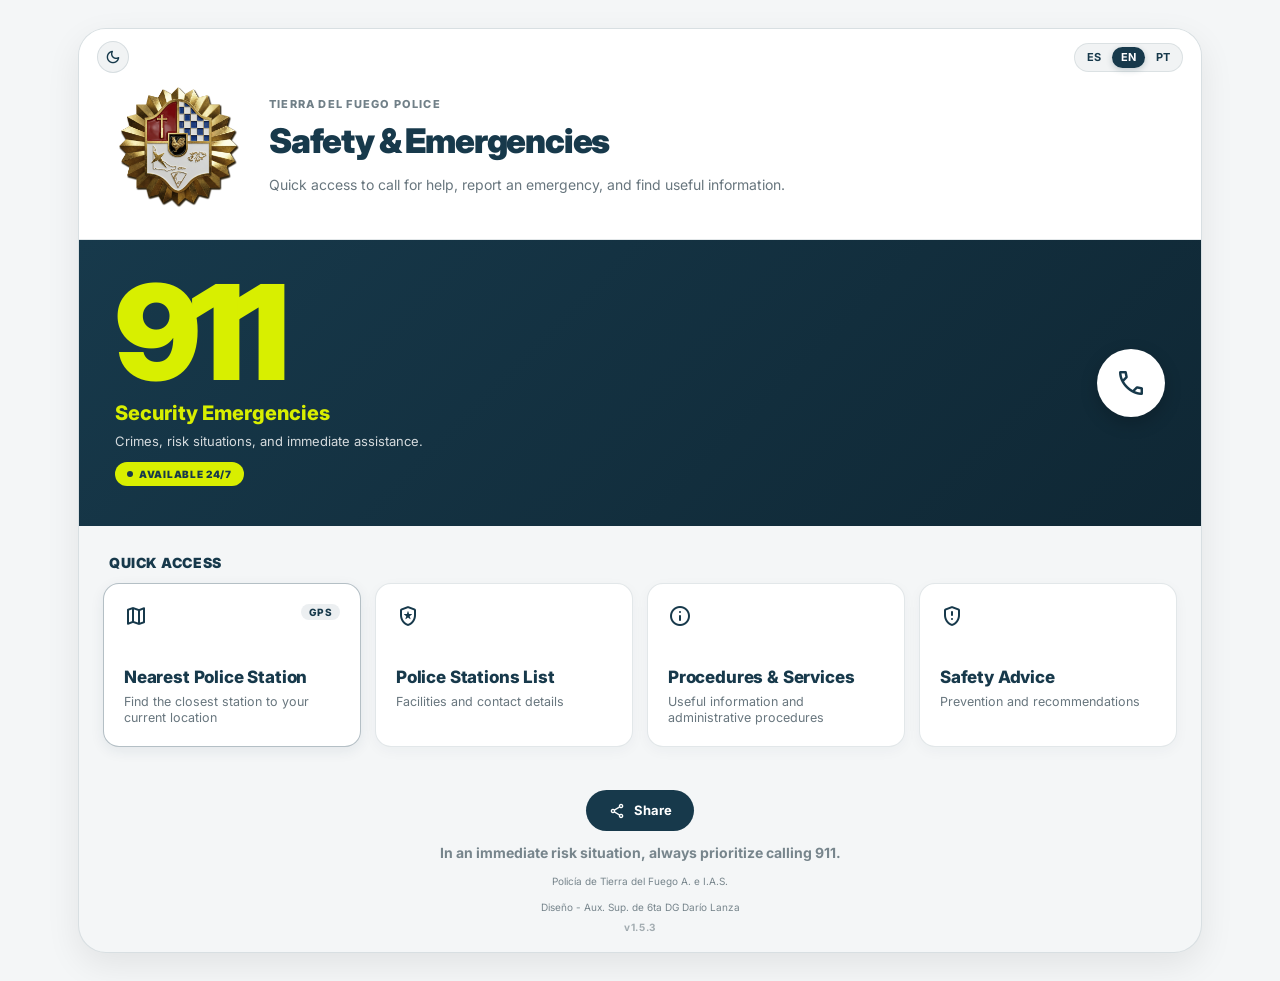
<file: index.html>
<!DOCTYPE html>
<html lang="es">

<head>
  <!-- Google tag (gtag.js) -->
  <script async src="https://www.googletagmanager.com/gtag/js?id=G-6JCQ4YMV0M"></script>
  <script>
    window.dataLayer = window.dataLayer || [];
    function gtag(){dataLayer.push(arguments);}
    gtag('js', new Date());
    gtag('config', 'G-6JCQ4YMV0M');
  </script>
  <meta charset="UTF-8">
  <meta name="viewport" content="width=device-width, initial-scale=1.0">
  <meta name="description"
    content="Panel de Seguridad y Emergencias de la Policía de Tierra del Fuego. Acceso rápido e información de emergencia 24hs.">
  <title>Seguridad y Emergencias - Policía de Tierra del Fuego</title>

  <!-- CSS Propio e Independiente -->
  <link rel="stylesheet" href="css/styles.css">
  <script src="js/i18n.js"></script>
  <script src="js/pwa.js" defer></script>

  <!-- OneSignal Web Push SDK (DESHABILITADO: para reactivar, quitar este comentario y el de cierre más abajo)
  <script src="https://cdn.onesignal.com/sdks/web/v16/OneSignalSDK.page.js" defer></script>
  <script>
    window.OneSignalDeferred = window.OneSignalDeferred || [];
    OneSignalDeferred.push(async function(OneSignal) {
      await OneSignal.init({
        appId: "32b9d472-eacb-4035-aed8-5e584d42ac39",
        safari_web_id: "web.onesignal.auto.62a04992-e924-4258-8064-560c4d6dc347",
        notifyButton: {
          enable: true,
          text: {
            'tip.state.unsubscribed': 'Suscribite para recibir alertas',
            'tip.state.subscribed': 'Estás suscripto a las alertas',
            'tip.state.blocked': 'Bloqueaste las notificaciones',
            'message.prenotify': 'Click para suscribirte a las alertas',
            'message.action.subscribed': '¡Gracias por suscribirte!',
            'message.action.resubscribed': 'Estás suscripto a las alertas',
            'message.action.unsubscribed': 'No recibirás más alertas',
            'dialog.main.title': 'Administrar alertas',
            'dialog.main.button.subscribe': 'SUSCRIBIRME',
            'dialog.main.button.unsubscribe': 'DESUSCRIBIRME',
            'dialog.blocked.title': 'Desbloquear notificaciones',
            'dialog.blocked.message': 'Seguí estas instrucciones para permitir las notificaciones:'
          }
        },
        promptOptions: {
          slidedown: {
            prompts: [
              {
                type: "push",
                autoPrompt: false,
                text: {
                  actionMessage: "Policía de Tierra del Fuego: ¿querés recibir alertas y avisos de seguridad importantes?",
                  acceptButton: "Permitir",
                  cancelButton: "Más tarde"
                }
              }
            ]
          }
        },
      });

      // Sugerir suscripción automáticamente tras una breve pausa
      setTimeout(async function() {
        try {
          await OneSignal.Slidedown.promptPush();
        } catch (err) {
          console.debug("OneSignal promptPush error:", err);
        }
      }, 2500);
    });
  </script>
  FIN OneSignal -->
  <link rel="stylesheet" href="https://fonts.googleapis.com/css2?family=Material+Symbols+Rounded:opsz,wght,FILL,GRAD@24,400,1,0&display=swap">
</head>

<body>

  <!-- PANEL DE SEGURIDAD / EMERGENCIAS (Subpágina Modular) -->
  <section class="pdtf-safety" aria-label="Panel de seguridad y emergencias">
    <div class="pdtf-panel">

      <!-- Barra superior: Modo Oscuro + Selector de Idiomas -->
      <div class="pdtf-topbar">
        <button type="button" id="pdtf-theme-toggle" class="pdtf-theme-btn" aria-label="Alternar modo oscuro" title="Modo oscuro / claro">
          <span class="material-symbols-rounded" aria-hidden="true">dark_mode</span>
        </button>
        <div class="pdtf-lang-selector" role="group" aria-label="Seleccionar idioma / Select language">
          <button type="button" class="pdtf-lang-btn is-active" data-lang="es" aria-label="Español">ES</button>
          <button type="button" class="pdtf-lang-btn" data-lang="en" aria-label="English">EN</button>
          <button type="button" class="pdtf-lang-btn" data-lang="pt" aria-label="Português">PT</button>
        </div>
      </div>

      <!-- Encabezado del Panel -->
      <header class="pdtf-header pdtf-header--home">
        <!-- Logo institucional (ubicado en carpeta de imágenes) -->
        <a href="https://policia.tierradelfuego.gob.ar" aria-label="Sitio web de la Policía de Tierra del Fuego">
          <img src="images/Escudo oro.png" alt="Escudo Policía TDF" class="pdtf-header__logo">
        </a>
        <p class="pdtf-kicker" data-i18n="kicker">Policía de Tierra del Fuego</p>
        <h1 class="pdtf-title" data-i18n="home_title">Seguridad y emergencias</h1>
        <p class="pdtf-intro" data-i18n="home_intro">Accesos rápidos para pedir ayuda, comunicar una emergencia y encontrar información útil.
        </p>
      </header>

      <!-- Botón Principal 911 (Llamada telefónica directa) -->
<a
  class="pdtf-911"
  href="tel:911"
  aria-label="Llamar al 911"
  data-i18n-attr="aria-label:call_911_aria"
  onclick="try {
    if (typeof gtag === 'function') {
      gtag('event', 'clic_llamar_911', {
        boton: 'principal_911',
        transport_type: 'beacon'
      });
    }
  } catch (e) {}"
>
  <div>
    <span class="pdtf-911__number">911</span>
    <span class="pdtf-911__title" data-i18n="emergency_title">Emergencias de seguridad</span>
    <span class="pdtf-911__desc" data-i18n="emergency_desc">
      Delitos, situaciones de riesgo y auxilio inmediato.
    </span>
    <span class="pdtf-911__badge" data-i18n="emergency_badge">DISPONIBLE 24 H</span>
  </div>

  <span class="pdtf-911__call" title="Llamar al 911" data-i18n-attr="title:call_911_aria">
    <span class="material-symbols-rounded" aria-hidden="true">call</span>
  </span>
</a>

      <!-- Sección de Accesos Rápidos (Redirección a Subpáginas HTML) -->
      <section class="pdtf-tools">
        <h2 class="pdtf-section-title" data-i18n="quick_access_title">Accesos rápidos</h2>
        <div class="pdtf-tool-grid">

          <!-- Botón 1: Comisaría más cercana -->
          <a class="pdtf-tool pdtf-tool--featured" href="mapa.html">
            <div class="pdtf-tool__header">
              <span class="material-symbols-rounded pdtf-tool__icon" aria-hidden="true">map</span>
              <span class="pdtf-tool__badge" data-i18n="badge_gps">GPS</span>
            </div>
            <span>
              <span class="pdtf-tool__title" data-i18n="tool_nearest_title">Comisaría más cercana</span>
              <span class="pdtf-tool__desc" data-i18n="tool_nearest_desc">Encontrá la más cercana a tu ubicación actual</span>
            </span>
          </a>

          <!-- Botón 2: Listado de comisarías -->
          <a class="pdtf-tool" href="comisarias/comisarias.html">
            <span class="material-symbols-rounded pdtf-tool__icon" aria-hidden="true">local_police</span>
            <span>
              <span class="pdtf-tool__title" data-i18n="tool_stations_title">Listado de comisarías</span>
              <span class="pdtf-tool__desc" data-i18n="tool_stations_desc">Dependencias y contactos</span>
            </span>
          </a>

          <!-- Botón 3: Trámites y servicios -->
          <a class="pdtf-tool" href="https://policia.tierradelfuego.gob.ar/tramites_y_servicios/">
            <span class="material-symbols-rounded pdtf-tool__icon" aria-hidden="true">info</span>
            <span>
              <span class="pdtf-tool__title" data-i18n="tool_services_title">Trámites y servicios</span>
              <span class="pdtf-tool__desc" data-i18n="tool_services_desc">Información útil y gestiones</span>
            </span>
          </a>

          <!-- Botón 4: Consejos de seguridad -->
          <a class="pdtf-tool" href="consejos.html">
            <span class="material-symbols-rounded pdtf-tool__icon" aria-hidden="true">gpp_maybe</span>
            <span>
              <span class="pdtf-tool__title" data-i18n="tool_safety_title">Consejos de seguridad</span>
              <span class="pdtf-tool__desc" data-i18n="tool_safety_desc">Prevención y recomendaciones</span>
            </span>
          </a>

        </div>
      </section>

      <!-- Pie de página del panel -->
      <footer class="pdtf-footer">
        <button type="button" id="pdtf-share-btn" class="pdtf-share-btn">
          <span class="material-symbols-rounded" aria-hidden="true">share</span>
          <span data-i18n="share_btn">Compartir</span>
        </button>
        <p data-i18n="footer_home">En una situación de riesgo inmediato, priorizá siempre la llamada al 911.</p>
        <p>Policía de Tierra del Fuego A. e I.A.S.</p>
        <p>Diseño - Aux. Sup. de 6ta DG Darío Lanza</p>
        <p class="pdtf-version" id="pdtf-app-version">v1.5.3</p>
      </footer>
    </div>
  </section>

  <!-- Modal de compartir (alternativa cuando no hay menú nativo) -->
  <div id="pdtf-share-modal" class="pdtf-share-modal" hidden>
    <div class="pdtf-share-modal__box" role="dialog" aria-modal="true" aria-label="Compartir" data-i18n-attr="aria-label:share_modal_title">
      <h2 class="pdtf-share-modal__title" data-i18n="share_modal_title">Compartir</h2>
      <div class="pdtf-share-modal__links">
        <a id="share-wa" target="_blank" rel="noopener">WhatsApp</a>
        <a id="share-tg" target="_blank" rel="noopener">Telegram</a>
        <a id="share-fb" target="_blank" rel="noopener">Facebook</a>
        <a id="share-x" target="_blank" rel="noopener">X</a>
        <a id="share-mail" data-i18n="share_mail">Correo</a>
      </div>
      <div class="pdtf-share-modal__copy">
        <input id="share-url" type="text" readonly>
        <button type="button" id="share-copy" data-i18n="share_copy">Copiar</button>
      </div>
      <button type="button" id="share-close" class="pdtf-share-modal__close" data-i18n="share_close">Cerrar</button>
    </div>
  </div>

  <script>
    (function () {
      var URL_SHARE = 'https://policiatierradelfuego.github.io/sos/';
      var btn = document.getElementById('pdtf-share-btn');
      var modal = document.getElementById('pdtf-share-modal');
      var input = document.getElementById('share-url');
      var copyBtn = document.getElementById('share-copy');

      input.value = URL_SHARE;

      function updateShareLinks() {
        var t = window.PDTF_i18n ? window.PDTF_i18n.t('share_msg_text') : 'Panel de emergencias de la Policía de Tierra del Fuego: ';
        var title = window.PDTF_i18n ? window.PDTF_i18n.t('page_title_home') : 'Seguridad y Emergencias - Policía de Tierra del Fuego';
        var encUrl = encodeURIComponent(URL_SHARE);
        var encText = encodeURIComponent(t);

        document.getElementById('share-wa').href = 'https://wa.me/?text=' + encText + encUrl;
        document.getElementById('share-tg').href = 'https://t.me/share/url?url=' + encUrl + '&text=' + encText;
        document.getElementById('share-fb').href = 'https://www.facebook.com/sharer/sharer.php?u=' + encUrl;
        document.getElementById('share-x').href = 'https://twitter.com/intent/tweet?url=' + encUrl + '&text=' + encText;
        document.getElementById('share-mail').href = 'mailto:?subject=' + encodeURIComponent(title) + '&body=' + encText + encUrl;
      }

      updateShareLinks();
      window.addEventListener('pdtf:languagechange', updateShareLinks);

      function track() {
        try { if (typeof gtag === 'function') gtag('event', 'share', { method: 'boton_compartir', content_type: 'pagina', item_id: URL_SHARE }); } catch (e) {}
      }
      function closeModal() { modal.hidden = true; }

      btn.addEventListener('click', function () {
        track();
        var title = window.PDTF_i18n ? window.PDTF_i18n.t('page_title_home') : 'Seguridad y Emergencias';
        var text = window.PDTF_i18n ? window.PDTF_i18n.t('share_msg_text') : '';
        if (navigator.share) {
          navigator.share({ title: title, text: text, url: URL_SHARE }).catch(function () {});
        } else {
          modal.hidden = false;
        }
      });

      copyBtn.addEventListener('click', function () {
        function ok() {
          var copiedTxt = window.PDTF_i18n ? window.PDTF_i18n.t('share_copied') : '¡Copiado!';
          var copyTxt = window.PDTF_i18n ? window.PDTF_i18n.t('share_copy') : 'Copiar';
          copyBtn.textContent = copiedTxt;
          setTimeout(function () { copyBtn.textContent = copyTxt; }, 2000);
        }
        if (navigator.clipboard && window.isSecureContext) {
          navigator.clipboard.writeText(URL_SHARE).then(ok);
        } else {
          input.select();
          try { document.execCommand('copy'); ok(); } catch (e) {}
        }
      });
      document.getElementById('share-close').addEventListener('click', closeModal);
      modal.addEventListener('click', function (e) { if (e.target === modal) closeModal(); });
      document.addEventListener('keydown', function (e) { if (e.key === 'Escape') closeModal(); });
    })();
  </script>

  <!-- Script JS modular opcional -->
  <script src="js/main.js"></script>
</body>

</html>
</file>
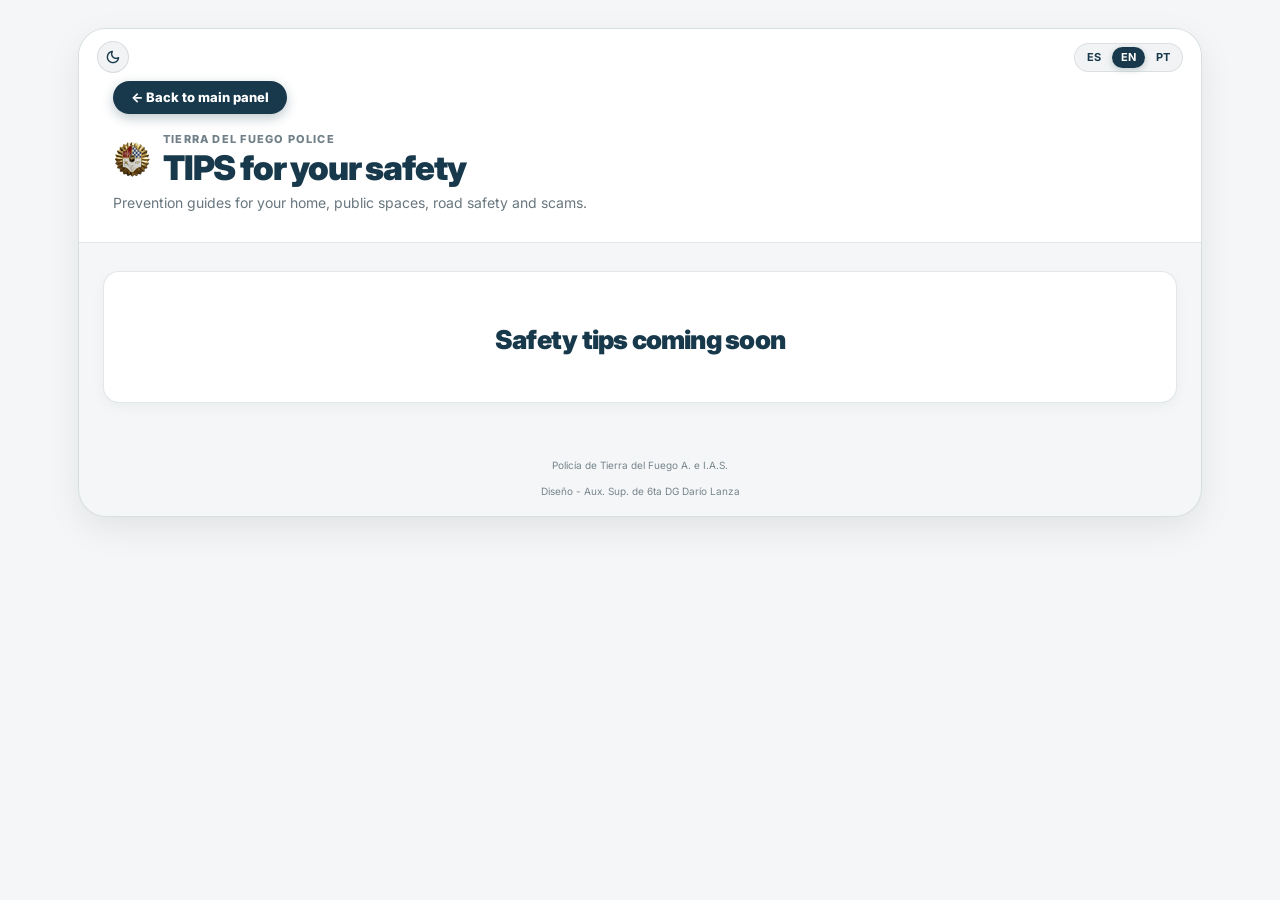
<file: consejos.html>
<!doctype html>
<html lang="es">

<head>
  <!-- Google tag (gtag.js) -->
  <script async src="https://www.googletagmanager.com/gtag/js?id=G-6JCQ4YMV0M"></script>
  <script>
    window.dataLayer = window.dataLayer || [];
    function gtag(){dataLayer.push(arguments);}
    gtag('js', new Date());
    gtag('config', 'G-6JCQ4YMV0M');
  </script>
  <meta charset="utf-8">
  <meta name="viewport" content="width=device-width,initial-scale=1">
  <title data-i18n="page_title_tips">Consejos de seguridad - Policía de Tierra del Fuego</title>
  <meta name="description"
    content="Guías de prevención para estafas, seguridad en el hogar, vía pública, compras y operaciones bancarias, menores en internet y seguridad vial.">
  <link rel="stylesheet" href="css/styles.css">
  <script src="js/i18n.js"></script>
  <script src="js/i18n-consejos.js"></script>
<script src="js/pwa.js" defer></script><script src="js/main.js" defer></script><link rel="stylesheet" href="https://fonts.googleapis.com/css2?family=Material+Symbols+Rounded:opsz,wght,FILL,GRAD@24,400,1,0&display=swap">
  <style>
    .tips-category {
      margin-top: 2.25rem;
    }
    .tips-category__title {
      font-size: 1.15rem;
      font-weight: 700;
      letter-spacing: 0.03em;
      text-transform: uppercase;
      margin: 0 0 1rem;
      padding-bottom: 0.5rem;
      border-bottom: 2px solid currentColor;
      opacity: 0.9;
    }
    .tips-nav--grouped {
      display: flex;
      flex-direction: column;
      gap: 0.75rem;
    }
    .tips-nav__group {
      display: flex;
      flex-wrap: wrap;
      align-items: center;
      gap: 0.5rem;
    }
    .tips-nav__label {
      font-size: 0.78rem;
      font-weight: 700;
      text-transform: uppercase;
      letter-spacing: 0.04em;
      opacity: 0.75;
      margin-right: 0.25rem;
    }
  </style>
</head>

<body>
  <section class="pdtf-safety">
    <div class="pdtf-panel">
      <div class="pdtf-topbar">
        <button type="button" id="pdtf-theme-toggle" class="pdtf-theme-btn" aria-label="Alternar modo oscuro" title="Modo oscuro / claro">
          <span class="material-symbols-rounded" aria-hidden="true">dark_mode</span>
        </button>
        <div class="pdtf-lang-selector" role="group" aria-label="Seleccionar idioma / Select language">
          <button type="button" class="pdtf-lang-btn is-active" data-lang="es" aria-label="Español">ES</button>
          <button type="button" class="pdtf-lang-btn" data-lang="en" aria-label="English">EN</button>
          <button type="button" class="pdtf-lang-btn" data-lang="pt" aria-label="Português">PT</button>
        </div>
      </div>
      <header class="pdtf-header">
        <a href="index.html" class="pdtf-back" data-i18n="back_home">← Volver al panel principal</a>
        <div class="pdtf-header__brand">
          <img src="images/Escudo oro.png" alt="Escudo Policía de Tierra del Fuego" class="pdtf-header__logo">
          <div>
            <p class="pdtf-kicker" data-i18n="kicker">Policía de Tierra del Fuego</p>
            <h1 class="pdtf-title" data-i18n="tips_title">TIPS para tu seguridad</h1>
          </div>
        </div>
        <p class="pdtf-intro" data-i18n="tips_intro">Guías de prevención para la vivienda, la vía pública, la seguridad vial y las estafas.</p>
      </header>

      <main class="pdtf-page-content">
        <div class="tips-card" style="text-align:center;padding:48px 24px;">
          <h2 class="tips-card__title" data-i18n="tips_soon">Próximamente consejos para tu seguridad</h2>
        </div>

        <!-- CONSEJOS TEMPORALMENTE OCULTOS
             (ya traducidos a ES/EN/PT en js/i18n-consejos.js: al descomentar funcionan directamente)
        <nav class="tips-nav tips-nav--grouped" aria-label="Temas">
          <div class="tips-nav__group">
            <span class="tips-nav__label" data-i18n="cat_home">Hogar</span>
            <a href="#hogar" data-i18n="nav_hog">Hogar</a>
            <a href="#vacaciones" data-i18n="nav_vac">Vacaciones</a>
            <a href="#gas" data-i18n="nav_gas">Gas</a>
          </div>
          <div class="tips-nav__group">
            <span class="tips-nav__label" data-i18n="cat_outdoors">Vía pública y naturaleza</span>
            <a href="#via-publica" data-i18n="nav_via">Vía pública</a>
            <a href="#caminata" data-i18n="nav_cam">Caminata</a>
          </div>
          <div class="tips-nav__group">
            <span class="tips-nav__label" data-i18n="cat_road">Tránsito y rutas</span>
            <a href="#vehiculo" data-i18n="nav_veh">Vehículo</a>
            <a href="#vial" data-i18n="nav_vial">Seguridad vial</a>
          </div>
          <div class="tips-nav__group">
            <span class="tips-nav__label" data-i18n="cat_digital">Estafas y entorno digital</span>
            <a href="#estafas" data-i18n="nav_est">Estafas</a>
            <a href="#compras" data-i18n="nav_com">Compras y bancos</a>
            <a href="#menores" data-i18n="nav_men">Menores en internet</a>
          </div>
        </nav>

        <section class="tips-category" id="cat-hogar">
          <h2 class="tips-category__title" data-i18n="cat_home">Hogar</h2>
          <div class="tips-list">

          <article class="tips-card" id="vacaciones">
            <div class="tips-card__head">
              <p class="tips-card__eyebrow"><span data-i18n="eyebrow_tips">Consejos de seguridad</span> / 01</p>
              <h2 class="tips-card__title" data-i18n="vac_title">Dejá tu casa segura</h2>
              <span class="tips-card__badge" data-i18n="vac_badge">¿TE VAS DE VACACIONES?</span>
            </div>
            <div class="tips-card__body">
              <p class="tips-card__intro" data-i18n="vac_intro">Antes de salir: cerrá, verificá y coordiná con alguien de confianza.</p>
              <ol class="tips-steps">
                <li class="tips-step"><span class="tips-step__num">01</span>
                  <div><span class="tips-step__title" data-i18n="vac_1t">Cerrá los accesos</span><span class="tips-step__desc" data-i18n="vac_1d">Cerrá con llave las puertas. Revisá ventanas, garaje y accesos secundarios.</span></div>
                </li>
                <li class="tips-step"><span class="tips-step__num">02</span>
                  <div><span class="tips-step__title" data-i18n="vac_2t">Revisá las cerraduras</span><span class="tips-step__desc" data-i18n="vac_2d">Repará las que estén flojas, dañadas o no funcionen correctamente.</span></div>
                </li>
                <li class="tips-step"><span class="tips-step__num">03</span>
                  <div><span class="tips-step__title" data-i18n="vac_3t">No escondas llaves afuera</span><span class="tips-step__desc" data-i18n="vac_3d">No las dejes en macetas, felpudos ni marcos de puertas.</span></div>
                </li>
                <li class="tips-step"><span class="tips-step__num">04</span>
                  <div><span class="tips-step__title" data-i18n="vac_4t">Pedí apoyo a alguien de confianza</span><span class="tips-step__desc" data-i18n="vac_4d">Coordiná para que retire correspondencia y observe el exterior de la vivienda.</span></div>
                </li>
              </ol>
              <div class="tips-alert">
                <h3 class="tips-alert__title" data-i18n="vac_at">Un apoyo extra</h3>
                <p class="tips-alert__text" data-i18n="vac_ad">Si tenés luces programables, configurá horarios de encendido. No reemplazan el cierre seguro de puertas y ventanas.</p>
              </div>
              <div class="tips-sources">
                <p class="tips-sources__title" data-i18n="vac_rem">Recordá: puertas con llave / ventanas aseguradas / contacto de confianza</p>
                <p class="tips-sources__title tips-sources__title--spaced" data-i18n="tips_sources">Fuentes de consulta</p>
                <ul>
                  <li><a
                      href="https://www.centinet.com.ar/como-proteger-tu-hogar-durante-las-vacaciones-consejos-esenciales-de-seguridad/"
                      target="_blank" rel="noopener" data-i18n="vac_s1">Guía para proteger el hogar durante las vacaciones</a></li>
                  <li><a href="https://www.detect.com.ar/blog/casa-segura-en-vacaciones" target="_blank"
                      rel="noopener" data-i18n="vac_s2">Casa segura en vacaciones</a></li>
                </ul>
              </div>
            </div>
          </article>

          <article class="tips-card" id="vehiculo">
            <div class="tips-card__head">
              <p class="tips-card__eyebrow"><span data-i18n="eyebrow_tips">Consejos de seguridad</span> / 02</p>
              <h2 class="tips-card__title" data-i18n="veh_title">Documentación y mantenimiento al día</h2>
              <span class="tips-card__badge" data-i18n="veh_badge">ANTES DE SALIR A LA RUTA</span>
            </div>
            <div class="tips-card__body">
              <p class="tips-card__intro" data-i18n="veh_intro">Prepará el viaje con anticipación. No esperes a un control o a una falla.</p>
              <ol class="tips-steps">
                <li class="tips-step"><span class="tips-step__num">01</span>
                  <div><span class="tips-step__title" data-i18n="veh_1t">Documentación lista</span><span class="tips-step__desc" data-i18n="veh_1d">DNI, licencia vigente para el vehículo, cédula y comprobante de seguro vigente. RTO o VTV, cuando corresponda.</span></div>
                </li>
                <li class="tips-step"><span class="tips-step__num">02</span>
                  <div><span class="tips-step__title" data-i18n="veh_2t">Servicios al día</span><span class="tips-step__desc" data-i18n="veh_2d">Respetá los plazos y el kilometraje de mantenimiento indicados por el fabricante.</span></div>
                </li>
                <li class="tips-step"><span class="tips-step__num">03</span>
                  <div><span class="tips-step__title" data-i18n="veh_3t">Neumáticos y frenos</span><span class="tips-step__desc" data-i18n="veh_3d">Revisá cubiertas, presión y auxilio. Hacé controlar frenos, dirección y suspensión.</span></div>
                </li>
                <li class="tips-step"><span class="tips-step__num">04</span>
                  <div><span class="tips-step__title" data-i18n="veh_4t">Luces, fluidos y equipo</span><span class="tips-step__desc" data-i18n="veh_4d">Controlá luces, aceite, refrigerante y líquido de frenos. Revisá matafuego, balizas y herramientas para el auxilio.</span></div>
                </li>
              </ol>
              <div class="tips-alert">
                <h3 class="tips-alert__title" data-i18n="veh_at">Si algo no funciona bien, revisalo antes</h3>
                <p class="tips-alert__text" data-i18n="veh_ad">Ruidos, vibraciones o cambios al frenar o conducir requieren una revisión. Las patentes deben estar colocadas y legibles.</p>
              </div>
              <div class="tips-sources">
                <p class="tips-sources__title" data-i18n="veh_rem">Recordá: papeles vigentes / servicios al día / vehículo revisado</p>
                <p class="tips-sources__title tips-sources__title--spaced" data-i18n="tips_sources">Fuentes de consulta</p>
                <ul>
                  <li><a href="https://www.argentina.gob.ar/seguridadvial/licencianacional/documentacion"
                      target="_blank" rel="noopener" data-i18n="veh_s1">ANSV: documentación obligatoria para circular</a></li>
                  <li><a
                      href="https://www.argentina.gob.ar/noticias/recomendaciones-para-salir-la-ruta-sin-complicaciones"
                      target="_blank" rel="noopener" data-i18n="veh_s2">Recomendaciones para salir a la ruta</a></li>
                </ul>
              </div>
            </div>
          </article>

          <article class="tips-card" id="gas">
            <div class="tips-card__head">
              <p class="tips-card__eyebrow"><span data-i18n="eyebrow_tips">Consejos de seguridad</span> / 03</p>
              <h2 class="tips-card__title" data-i18n="gas_title">Revisá los artefactos de gas</h2>
              <span class="tips-card__badge" data-i18n="gas_badge">SEGURIDAD EN EL HOGAR</span>
            </div>
            <div class="tips-card__body">
              <p class="tips-card__intro" data-i18n="gas_intro">Revisión anual y ventilación permanente: dos cuidados fundamentales.</p>
              <ol class="tips-steps">
                <li class="tips-step"><span class="tips-step__num">01</span>
                  <div><span class="tips-step__title" data-i18n="gas_1t">Una revisión cada año</span><span class="tips-step__desc" data-i18n="gas_1d">Pedí a un gasista matriculado que controle artefactos, ventilaciones y conductos de salida.</span></div>
                </li>
                <li class="tips-step"><span class="tips-step__num">02</span>
                  <div><span class="tips-step__title" data-i18n="gas_2t">Rejillas siempre libres</span><span class="tips-step__desc" data-i18n="gas_2d">No tapes ni obstruyas las ventilaciones, tampoco en los días de mucho frío.</span></div>
                </li>
                <li class="tips-step"><span class="tips-step__num">03</span>
                  <div><span class="tips-step__title" data-i18n="gas_3t">Atención a la llama</span><span class="tips-step__desc" data-i18n="gas_3d">Si es amarilla, anaranjada o roja, dejá de usar el artefacto y pedí una revisión.</span></div>
                </li>
                <li class="tips-step"><span class="tips-step__num">04</span>
                  <div><span class="tips-step__title" data-i18n="gas_4t">No improvises calefacción</span><span class="tips-step__desc" data-i18n="gas_4d">No uses el horno ni las hornallas para calefaccionar. No repares ni modifiques instalaciones por tu cuenta.</span></div>
                </li>
              </ol>
              <div class="tips-alert">
                <h3 class="tips-alert__title" data-i18n="gas_at">El monóxido de carbono no se ve ni se huele</h3>
                <p class="tips-alert__text" data-i18n="gas_ad">Puede producirse por una combustión deficiente. Que no haya olor a gas no significa que el ambiente sea seguro.</p>
              </div>
              <div class="tips-sources">
                <p class="tips-sources__title" data-i18n="gas_rem">Recordá: gasista matriculado / rejillas libres / conductos controlados</p>
                <p class="tips-sources__title tips-sources__title--spaced" data-i18n="tips_sources">Fuentes de consulta</p>
                <ul>
                  <li><a href="https://www.enargas.gob.ar/secciones/monoxido-de-carbono/monoxido-de-carbono.php"
                      target="_blank" rel="noopener" data-i18n="gas_s1">ENARGAS: prevención del monóxido de carbono</a></li>
                  <li><a href="https://www.argentina.gob.ar/produccion/prevencion-intoxicacion-monoxido-carbono"
                      target="_blank" rel="noopener" data-i18n="gas_s2">Prevención de intoxicaciones por monóxido</a></li>
                </ul>
              </div>
            </div>
          </article>


          <article class="tips-card" id="estafas">
            <div class="tips-card__head">
              <p class="tips-card__eyebrow"><span data-i18n="eyebrow_citizen">Seguridad ciudadana</span> / 01</p>
              <h2 class="tips-card__title" data-i18n="est_title">Estafas telefónicas y digitales</h2>
              <span class="tips-card__badge" data-i18n="est_badge">DETENETE · VERIFICÁ · PROTEGÉ TUS DATOS</span>
            </div>
            <div class="tips-card__body">
              <ol class="tips-steps">
                <li class="tips-step"><span class="tips-step__num">01</span>
                  <div><span class="tips-step__title" data-i18n="est_1t">Tus claves son privadas</span><span class="tips-step__desc" data-i18n="est_1d">No compartas contraseñas, PIN, token ni códigos de verificación de SMS o WhatsApp.</span></div>
                </li>
                <li class="tips-step"><span class="tips-step__num">02</span>
                  <div><span class="tips-step__title" data-i18n="est_2t">No ingreses desde enlaces sospechosos</span><span class="tips-step__desc" data-i18n="est_2d">No uses enlaces recibidos por mensajes para validar cuentas, cobrar premios o evitar supuestos bloqueos.</span></div>
                </li>
                <li class="tips-step"><span class="tips-step__num">03</span>
                  <div><span class="tips-step__title" data-i18n="est_3t">No operes bajo instrucciones</span><span class="tips-step__desc" data-i18n="est_3d">No realices operaciones en cajeros o aplicaciones bancarias siguiendo una llamada inesperada.</span></div>
                </li>
                <li class="tips-step"><span class="tips-step__num">04</span>
                  <div><span class="tips-step__title" data-i18n="est_4t">Verificá por tu cuenta</span><span class="tips-step__desc" data-i18n="est_4d">Cortá el contacto y buscá el canal oficial de la entidad. No uses el teléfono o enlace que te envió quien te contactó.</span></div>
                </li>
              </ol>
              <div class="tips-alert">
                <h3 class="tips-alert__title" data-i18n="est_at">Si dicen que un familiar está en peligro</h3>
                <p class="tips-alert__text" data-i18n="est_ad">Cortá la comunicación y contactá directamente a esa persona o a otro familiar. No brindes nombres, direcciones ni información sobre dinero.</p>
              </div>
              <div class="tips-sources">
                <p class="tips-sources__title" data-i18n="tips_sources">Fuentes de consulta</p>
                <ul>
                  <li><a href="https://www.bcra.gob.ar/como-prevenir-estafas-virtuales/" target="_blank"
                      rel="noopener" data-i18n="est_s1">Banco Central: prevención de estafas</a></li>
                  <li><a
                      href="https://buenosaires.gob.ar/gcaba_historico/seguridad/consejos-para-evitar-estafas-virtuales-y-telefonicas"
                      target="_blank" rel="noopener" data-i18n="est_s2">Prevención de estafas telefónicas</a></li>
                </ul>
              </div>
            </div>
          </article>

          <article class="tips-card" id="hogar">
            <div class="tips-card__head">
              <p class="tips-card__eyebrow"><span data-i18n="eyebrow_citizen">Seguridad ciudadana</span> / 02</p>
              <h2 class="tips-card__title" data-i18n="hog_title">Seguridad en el hogar</h2>
              <span class="tips-card__badge" data-i18n="hog_badge">CERRÁ · VERIFICÁ · EVITÁ EXPONERTE</span>
            </div>
            <div class="tips-card__body">
              <ol class="tips-steps">
                <li class="tips-step"><span class="tips-step__num">01</span>
                  <div><span class="tips-step__title" data-i18n="hog_1t">Cerrá los accesos</span><span class="tips-step__desc" data-i18n="hog_1d">Cerrá con llave al salir y mantené cerradas las ventanas accesibles desde el exterior cuando no estés.</span></div>
                </li>
                <li class="tips-step"><span class="tips-step__num">02</span>
                  <div><span class="tips-step__title" data-i18n="hog_2t">Verificá antes de abrir</span><span class="tips-step__desc" data-i18n="hog_2d">No permitas el ingreso de personas desconocidas sin comprobar su identidad y el motivo de la visita.</span></div>
                </li>
                <li class="tips-step"><span class="tips-step__num">03</span>
                  <div><span class="tips-step__title" data-i18n="hog_3t">Cuidá lo que queda a la vista</span><span class="tips-step__desc" data-i18n="hog_3d">Evitá dejar objetos de valor visibles o al alcance desde las ventanas.</span></div>
                </li>
                <li class="tips-step"><span class="tips-step__num">04</span>
                  <div><span class="tips-step__title" data-i18n="hog_4t">Si perdés las llaves</span><span class="tips-step__desc" data-i18n="hog_4d">Evaluá cambiar la cerradura para evitar accesos no autorizados.</span></div>
                </li>
              </ol>
              <div class="tips-alert">
                <h3 class="tips-alert__title" data-i18n="hog_at">Si encontrás un acceso forzado</h3>
                <p class="tips-alert__text" data-i18n="hog_ad">No ingreses ni toques nada. Alejate y solicitá asistencia policial. Evitá enfrentarte a quien esté cometiendo un robo: priorizá tu integridad.</p>
              </div>
              <div class="tips-sources">
                <p class="tips-sources__title" data-i18n="tips_sources">Fuentes de consulta</p>
                <ul>
                  <li><a href="https://buenosaires.gob.ar/gcaba_historico/noticias/consejos-de-seguridad"
                      target="_blank" rel="noopener" data-i18n="hog_s1">Consejos de seguridad — Buenos Aires Ciudad</a></li>
                </ul>
              </div>
            </div>
          </article>

          <article class="tips-card" id="via-publica">
            <div class="tips-card__head">
              <p class="tips-card__eyebrow"><span data-i18n="eyebrow_citizen">Seguridad ciudadana</span> / 03</p>
              <h2 class="tips-card__title" data-i18n="via_title">Cuidados en la vía pública</h2>
              <span class="tips-card__badge" data-i18n="via_badge">OBSERVÁ · RESGUARDÁ · PRIORIZÁ TU SEGURIDAD</span>
            </div>
            <div class="tips-card__body">
              <ol class="tips-steps">
                <li class="tips-step"><span class="tips-step__num">01</span>
                  <div><span class="tips-step__title" data-i18n="via_1t">Pertenencias cerca del cuerpo</span><span class="tips-step__desc" data-i18n="via_1d">Llevá bolsos y mochilas cerrados y bajo tu control.</span></div>
                </li>
                <li class="tips-step"><span class="tips-step__num">02</span>
                  <div><span class="tips-step__title" data-i18n="via_2t">Guardá teléfono y billetera</span><span class="tips-step__desc" data-i18n="via_2d">Usá compartimentos seguros en lugar de llevarlos a la vista.</span></div>
                </li>
                <li class="tips-step"><span class="tips-step__num">03</span>
                  <div><span class="tips-step__title" data-i18n="via_3t">Prestá atención a las distracciones</span><span class="tips-step__desc" data-i18n="via_3d">Mantené tus pertenencias bajo tu control si alguien intenta distraerte de forma insistente.</span></div>
                </li>
                <li class="tips-step"><span class="tips-step__num">04</span>
                  <div><span class="tips-step__title" data-i18n="via_4t">Si te detenés a conversar</span><span class="tips-step__desc" data-i18n="via_4d">Al dar una indicación, no pierdas de vista tus objetos personales.</span></div>
                </li>
              </ol>
              <div class="tips-alert">
                <h3 class="tips-alert__title" data-i18n="via_at">La prevención no implica culpabilizar</h3>
                <p class="tips-alert__text" data-i18n="via_ad">Estas medidas buscan reducir riesgos. La responsabilidad por un delito siempre corresponde a quien lo comete.</p>
              </div>
              <div class="tips-sources">
                <p class="tips-sources__title" data-i18n="tips_sources">Fuentes de consulta</p>
                <ul>
                  <li><a href="https://buenosaires.gob.ar/gcaba_historico/noticias/consejos-de-seguridad"
                      target="_blank" rel="noopener" data-i18n="via_s1">Consejos de seguridad — Buenos Aires Ciudad</a></li>
                </ul>
              </div>
            </div>
          </article>

          <article class="tips-card" id="compras">
            <div class="tips-card__head">
              <p class="tips-card__eyebrow"><span data-i18n="eyebrow_citizen">Seguridad ciudadana</span> / 04</p>
              <h2 class="tips-card__title" data-i18n="com_title">Compras, ventas y operaciones bancarias</h2>
              <span class="tips-card__badge" data-i18n="com_badge">COMPROBÁ EL MOVIMIENTO, NO SOLO EL MENSAJE</span>
            </div>
            <div class="tips-card__body">
              <ol class="tips-steps">
                <li class="tips-step"><span class="tips-step__num">01</span>
                  <div><span class="tips-step__title" data-i18n="com_1t">Revisá el destinatario</span><span class="tips-step__desc" data-i18n="com_1d">Antes de pagar o transferir, verificá la identidad del destinatario y los datos de la operación.</span>
                  </div>
                </li>
                <li class="tips-step"><span class="tips-step__num">02</span>
                  <div><span class="tips-step__title" data-i18n="com_2t">Comprobá la acreditación</span><span class="tips-step__desc" data-i18n="com_2d">Si vendés un producto, revisá el ingreso del dinero en tu propia cuenta. Una captura o comprobante no es suficiente.</span></div>
                </li>
                <li class="tips-step"><span class="tips-step__num">03</span>
                  <div><span class="tips-step__title" data-i18n="com_3t">No compartas claves</span><span class="tips-step__desc" data-i18n="com_3d">Desconfiá de beneficios que exijan entregar contraseñas o seguir instrucciones en un cajero.</span></div>
                </li>
                <li class="tips-step"><span class="tips-step__num">04</span>
                  <div><span class="tips-step__title" data-i18n="com_4t">Desconfiá de la urgencia</span><span class="tips-step__desc" data-i18n="com_4d">Si una oferta, premio o reintegro exige actuar de inmediato, frená y verificá por un canal oficial.</span></div>
                </li>
              </ol>
              <div class="tips-alert">
                <h3 class="tips-alert__title" data-i18n="com_at">¿Te piden devolver una transferencia?</h3>
                <p class="tips-alert__text" data-i18n="com_ad">Revisá los movimientos en tu propia cuenta y consultá con tu banco antes de actuar. No respondas bajo presión.</p>
              </div>
              <div class="tips-sources">
                <p class="tips-sources__title" data-i18n="tips_sources">Fuentes de consulta</p>
                <ul>
                  <li><a
                      href="https://www.argentina.gob.ar/seguridad/ciberdelito/recomendaciones-para-evitar-estafas-en-internet"
                      target="_blank" rel="noopener" data-i18n="com_s1">Recomendaciones para evitar estafas</a></li>
                  <li><a href="https://www.bcra.gob.ar/como-prevenir-estafas-virtuales/" target="_blank"
                      rel="noopener" data-i18n="com_s2">Banco Central: prevención de estafas</a></li>
                </ul>
              </div>
            </div>
          </article>

          <article class="tips-card" id="menores">
            <div class="tips-card__head">
              <p class="tips-card__eyebrow"><span data-i18n="eyebrow_citizen">Seguridad ciudadana</span> / 05</p>
              <h2 class="tips-card__title" data-i18n="men_title">Niñas, niños y adolescentes en internet</h2>
              <span class="tips-card__badge" data-i18n="men_badge">ESCUCHÁ · ACOMPAÑÁ · CONSTRUÍ CONFIANZA</span>
            </div>
            <div class="tips-card__body">
              <ol class="tips-steps">
                <li class="tips-step"><span class="tips-step__num">01</span>
                  <div><span class="tips-step__title" data-i18n="men_1t">Conversá sin juzgar</span><span class="tips-step__desc" data-i18n="men_1d">Hablá sobre los juegos, aplicaciones y redes sociales que utilizan. Promové que pidan ayuda si algo les incomoda.</span></div>
                </li>
                <li class="tips-step"><span class="tips-step__num">02</span>
                  <div><span class="tips-step__title" data-i18n="men_2t">Los perfiles pueden ser falsos</span><span class="tips-step__desc" data-i18n="men_2d">Explicales que una persona en internet puede no ser quien dice ser.</span>
                  </div>
                </li>
                <li class="tips-step"><span class="tips-step__num">03</span>
                  <div><span class="tips-step__title" data-i18n="men_3t">Configurá la privacidad</span><span class="tips-step__desc" data-i18n="men_3d">Ayudalos a proteger sus cuentas y a no compartir datos personales, ubicación ni imágenes íntimas.</span></div>
                </li>
                <li class="tips-step"><span class="tips-step__num">04</span>
                  <div><span class="tips-step__title" data-i18n="men_4t">Cuidá también lo que publicás</span><span class="tips-step__desc" data-i18n="men_4d">Evitá difundir información que permita identificar su escuela, domicilio o rutinas.</span></div>
                </li>
              </ol>
              <div class="tips-alert">
                <h3 class="tips-alert__title" data-i18n="men_at">Ante acoso sexual por internet</h3>
                <p class="tips-alert__text" data-i18n="men_ad">Conservá mensajes e información. No borres conversaciones ni te hagas pasar por el niño, niña o adolescente para contactar al agresor. Realizá la denuncia en una comisaría o fiscalía.</p>
              </div>
              <div class="tips-sources">
                <p class="tips-sources__title" data-i18n="tips_sources">Fuentes de consulta</p>
                <ul>
                  <li><a
                      href="https://www.argentina.gob.ar/justicia/convosenlaweb/situaciones/estrategias-para-prevenir-el-grooming"
                      target="_blank" rel="noopener" data-i18n="men_s1">Prevención del grooming</a></li>
                  <li><a
                      href="https://www.argentina.gob.ar/justicia/consejos-y-recomendaciones-para-prevenir-el-grooming"
                      target="_blank" rel="noopener" data-i18n="men_s2">Consejos y recomendaciones</a></li>
                </ul>
              </div>
            </div>
          </article>

          <article class="tips-card" id="vial">
            <div class="tips-card__head">
              <p class="tips-card__eyebrow"><span data-i18n="eyebrow_citizen">Seguridad ciudadana</span> / 06</p>
              <h2 class="tips-card__title" data-i18n="vial_title">Seguridad vial: nieve y hielo</h2>
              <span class="tips-card__badge" data-i18n="vial_badge">PLANIFICÁ · REDUCÍ LA VELOCIDAD · TOMÁ DISTANCIA</span>
            </div>
            <div class="tips-card__body">
              <ol class="tips-steps">
                <li class="tips-step"><span class="tips-step__num">01</span>
                  <div><span class="tips-step__title" data-i18n="vial_1t">Antes de salir</span><span class="tips-step__desc" data-i18n="vial_1d">Consultá el estado de rutas y las indicaciones oficiales. Si el viaje no es imprescindible y las condiciones son adversas, considerá postergarlo.</span></div>
                </li>
                <li class="tips-step"><span class="tips-step__num">02</span>
                  <div><span class="tips-step__title" data-i18n="vial_2t">Prepará el vehículo</span><span class="tips-step__desc" data-i18n="vial_2d">Verificá qué equipamiento exige el tramo: neumáticos adecuados, cadenas u otros elementos indicados por la autoridad.</span></div>
                </li>
                <li class="tips-step"><span class="tips-step__num">03</span>
                  <div><span class="tips-step__title" data-i18n="vial_3t">Conducí con suavidad</span><span class="tips-step__desc" data-i18n="vial_3d">Reducí la velocidad y aumentá la distancia. Evitá frenadas, aceleraciones y giros bruscos.</span></div>
                </li>
                <li class="tips-step"><span class="tips-step__num">04</span>
                  <div><span class="tips-step__title" data-i18n="vial_4t">Mantené la visibilidad</span><span class="tips-step__desc" data-i18n="vial_4d">Circulá con luces bajas. No te detengas en curvas, pendientes o lugares de poca visibilidad.</span></div>
                </li>
              </ol>
              <div class="tips-alert">
                <h3 class="tips-alert__title" data-i18n="vial_at">Sin alcohol y sin distracciones</h3>
                <p class="tips-alert__text" data-i18n="vial_ad">No consumas alcohol si vas a conducir. Usá el celular únicamente con el vehículo detenido en un lugar seguro.</p>
              </div>
              <div class="tips-sources">
                <p class="tips-sources__title" data-i18n="tips_sources">Fuentes de consulta</p>
                <ul>
                  <li><a
                      href="https://www.argentina.gob.ar/noticias/recomendaciones-para-manejar-en-rutas-y-caminos-con-nieve-sobre-la-calzada"
                      target="_blank" rel="noopener" data-i18n="vial_s1">Conducción en rutas con nieve — Vialidad Nacional</a></li>
                </ul>
              </div>
            </div>
          </article>

          <article class="tips-card" id="caminata">
            <div class="tips-card__head">
              <p class="tips-card__eyebrow"><span data-i18n="eyebrow_outdoors">Vía pública y naturaleza</span> / 02</p>
              <h2 class="tips-card__title" data-i18n="cam_title">Caminatas y senderismo</h2>
              <span class="tips-card__badge" data-i18n="cam_badge">PLANIFICÁ · EQUIPATE · AVISÁ TU RUTA</span>
            </div>
            <div class="tips-card__body">
              <p class="tips-card__intro" data-i18n="cam_intro">Antes de salir a caminar por senderos o zonas de montaña, preparate y avisá.</p>
              <ol class="tips-steps">
                <li class="tips-step"><span class="tips-step__num">01</span>
                  <div><span class="tips-step__title" data-i18n="cam_1t">Avisá tu recorrido</span><span class="tips-step__desc" data-i18n="cam_1d">Informá a alguien de confianza adónde vas, por qué sendero y a qué hora estimada regresás.</span></div>
                </li>
                <li class="tips-step"><span class="tips-step__num">02</span>
                  <div><span class="tips-step__title" data-i18n="cam_2t">Consultá el clima y la luz</span><span class="tips-step__desc" data-i18n="cam_2d">Revisá el pronóstico y calculá las horas de luz natural. En Tierra del Fuego el tiempo cambia rápido.</span></div>
                </li>
                <li class="tips-step"><span class="tips-step__num">03</span>
                  <div><span class="tips-step__title" data-i18n="cam_3t">Llevá equipo adecuado</span><span class="tips-step__desc" data-i18n="cam_3d">Usá calzado e indumentaria impermeable y abrigada, y llevá agua, alimento, linterna y batería cargada.</span></div>
                </li>
                <li class="tips-step"><span class="tips-step__num">04</span>
                  <div><span class="tips-step__title" data-i18n="cam_4t">No te salgas del sendero</span><span class="tips-step__desc" data-i18n="cam_4d">Respetá la señalización, caminá acompañado si es posible y regresá si el clima empeora.</span></div>
                </li>
              </ol>
              <div class="tips-alert">
                <h3 class="tips-alert__title" data-i18n="cam_at">Si te desorientás o sufrís un accidente</h3>
                <p class="tips-alert__text" data-i18n="cam_ad">Quedate en un lugar visible y resguardado del viento. Si tenés señal, llamá al 101 o al 911 y compartí tu ubicación.</p>
              </div>
              <div class="tips-sources">
                <p class="tips-sources__title" data-i18n="cam_rem">Recordá: avisar tu ruta / ropa adecuada / regresar antes de que oscurezca</p>
                <p class="tips-sources__title tips-sources__title--spaced" data-i18n="tips_sources">Fuentes de consulta</p>
                <ul>
                  <li><a href="https://www.argentina.gob.ar/parquesnacionales/cuidados-y-recomendaciones"
                      target="_blank" rel="noopener" data-i18n="cam_s1">Recomendaciones para trekking y senderismo</a></li>
                </ul>
              </div>
            </div>
          </article>

        </div>
        </section>
        FIN CONSEJOS TEMPORALMENTE OCULTOS -->
      </main>

      <footer class="pdtf-footer">
        <p>Policía de Tierra del Fuego A. e I.A.S.</p>
        <p>Diseño - Aux. Sup. de 6ta DG Darío Lanza</p>
      </footer>
    </div>
  </section>
</body>

</html>
</file>
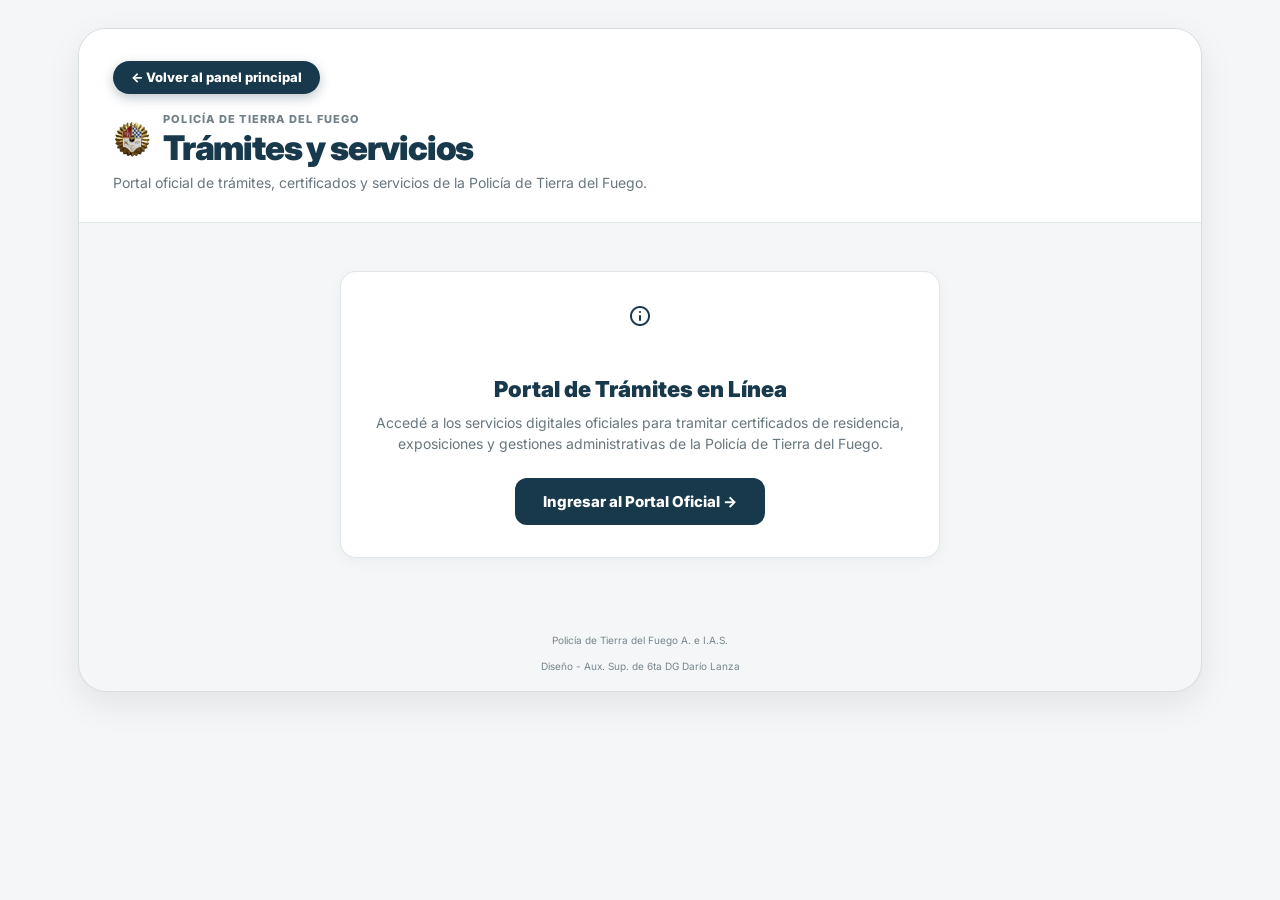
<file: informacion-util.html>
<!doctype html>
<html lang="es">
<head>
  <!-- Google tag (gtag.js) -->
  <script async src="https://www.googletagmanager.com/gtag/js?id=G-6JCQ4YMV0M"></script>
  <script>
    window.dataLayer = window.dataLayer || [];
    function gtag(){dataLayer.push(arguments);}
    gtag('js', new Date());
    gtag('config', 'G-6JCQ4YMV0M');
  </script>
  <meta charset="utf-8">
  <meta name="viewport" content="width=device-width,initial-scale=1">
  <title>Trámites y servicios - Policía de Tierra del Fuego</title>
  <link rel="stylesheet" href="css/styles.css">
<script src="js/pwa.js" defer></script>  <link rel="stylesheet" href="https://fonts.googleapis.com/css2?family=Material+Symbols+Rounded:opsz,wght,FILL,GRAD@24,400,1,0&display=swap">
</head>
<body>
  <section class="pdtf-safety">
    <div class="pdtf-panel">
      <header class="pdtf-header">
        <a href="index.html" class="pdtf-back">← Volver al panel principal</a>
        <div class="pdtf-header__brand">
          <img src="images/Escudo oro.png" alt="Escudo Policía de Tierra del Fuego" class="pdtf-header__logo">
          <div>
            <p class="pdtf-kicker">Policía de Tierra del Fuego</p>
            <h1 class="pdtf-title">Trámites y servicios</h1>
          </div>
        </div>
        <p class="pdtf-intro">Portal oficial de trámites, certificados y servicios de la Policía de Tierra del Fuego.</p>
      </header>

      <main class="pdtf-page-content">
        <div class="portal-card">
          <span class="material-symbols-rounded portal-card__icon" aria-hidden="true">info</span>
          <h2 class="portal-card__title">Portal de Trámites en Línea</h2>
          <p class="portal-card__desc">Accedé a los servicios digitales oficiales para tramitar certificados de residencia, exposiciones y gestiones administrativas de la Policía de Tierra del Fuego.</p>
          <a href="https://policia.tierradelfuego.gob.ar/tra-serv/" class="portal-card__btn">
            Ingresar al Portal Oficial &rarr;
          </a>
        </div>
      </main>

      <footer class="pdtf-footer">
        <p>Policía de Tierra del Fuego A. e I.A.S.</p>
        <p>Diseño - Aux. Sup. de 6ta DG Darío Lanza</p>
      </footer>
    </div>
  </section>
</body>
</html>
</file>
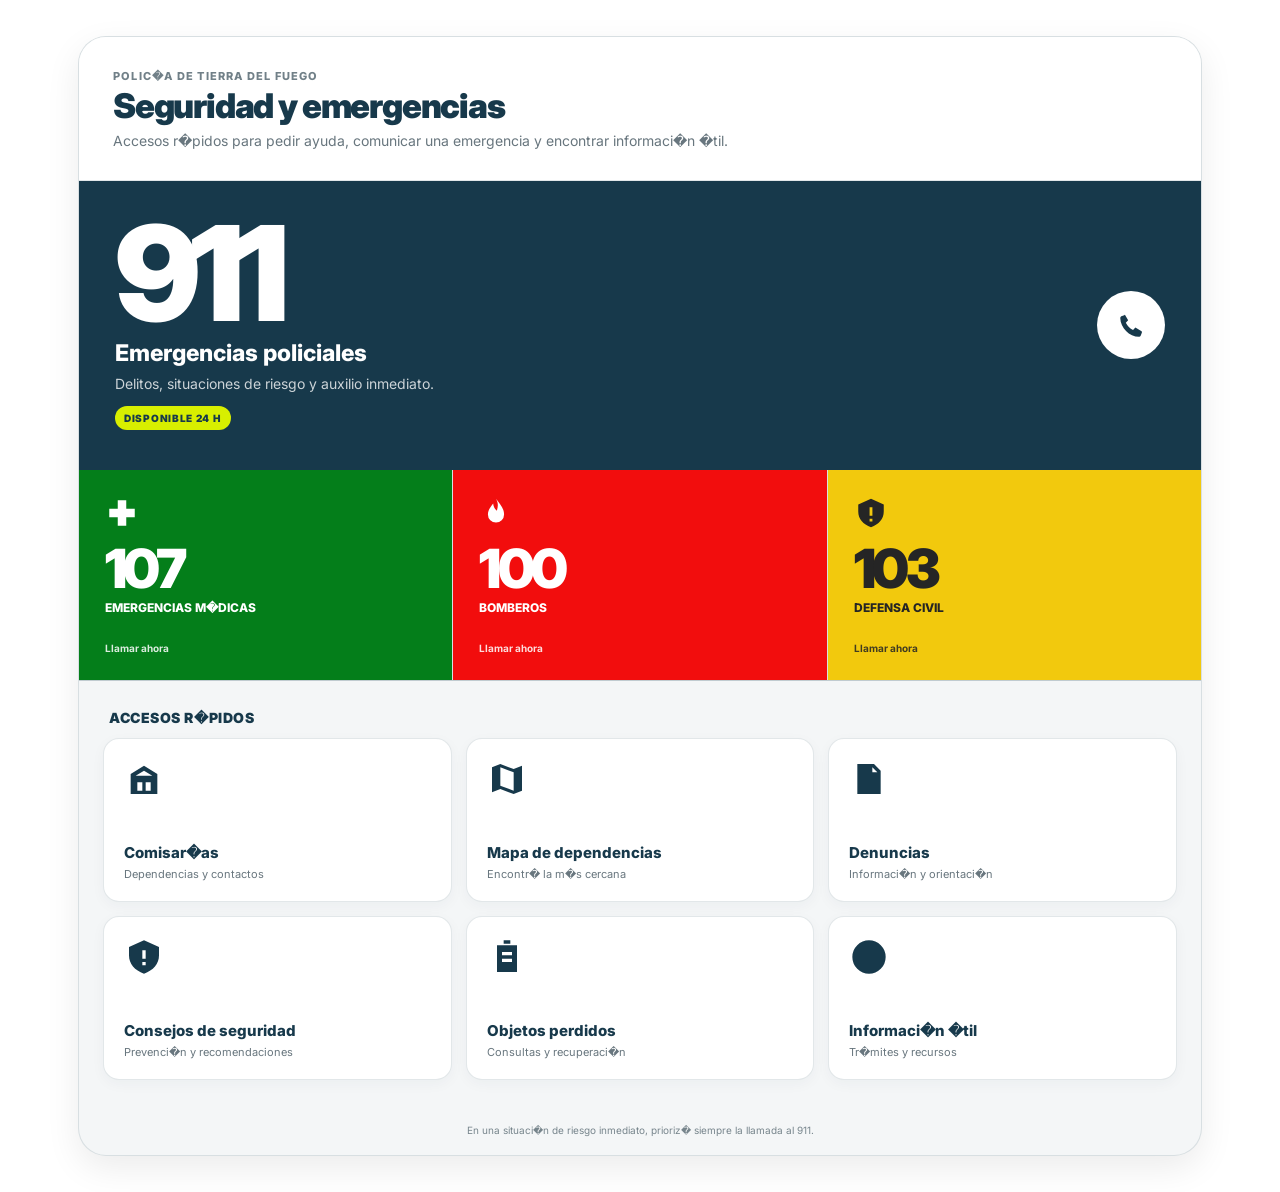
<file: panel_seguridad_policia_tdf_mobile_first_utf8 (1).html>
<!doctype html>
<html lang="es">
<head>
  <!-- Google tag (gtag.js) -->
  <script async src="https://www.googletagmanager.com/gtag/js?id=G-6JCQ4YMV0M"></script>
  <script>
    window.dataLayer = window.dataLayer || [];
    function gtag(){dataLayer.push(arguments);}
    gtag('js', new Date());
    gtag('config', 'G-6JCQ4YMV0M');
  </script>
  <meta charset="UTF-8">
  <meta http-equiv="Content-Type" content="text/html; charset=UTF-8">
  <meta name="viewport" content="width=device-width, initial-scale=1.0">
  <title>Seguridad y emergencias - Polic�a de Tierra del Fuego</title>
<script src="js/pwa.js" defer></script></head>
<body>
<!-- PANEL DE SEGURIDAD / EMERGENCIAS - Mobile first -->
<style>
@import url('https://fonts.googleapis.com/css2?family=Inter:wght@400;500;600;700;800;900&display=swap');
.pdtf-safety{--blue:#17394b;--green:#047E1A;--red:#F20D0D;--yellow:#F2C90D;--lime:#d8ef00;--bg:#f4f6f7;--card:#fff;--muted:#68767e;--line:rgba(23,57,75,.12);width:100%;max-width:1180px;margin:0 auto;padding:16px;font-family:'Inter',sans-serif;color:var(--blue);box-sizing:border-box}
.pdtf-safety *,.pdtf-safety *:before,.pdtf-safety *:after{box-sizing:border-box}
.pdtf-panel{overflow:hidden;background:var(--bg);border:1px solid var(--line);border-radius:24px;box-shadow:0 12px 34px rgba(0,0,0,.08)}
.pdtf-header{padding:22px 18px 20px;background:#fff;border-bottom:1px solid var(--line)}
.pdtf-kicker{margin:0 0 5px;font-size:11px;font-weight:800;letter-spacing:.11em;text-transform:uppercase;color:#718088}
.pdtf-title{margin:0;font-size:clamp(23px,7vw,34px);line-height:1.04;letter-spacing:-.035em;font-weight:900}
.pdtf-intro{margin:8px 0 0;max-width:650px;font-size:13px;line-height:1.45;color:var(--muted)}
.pdtf-911{display:grid;grid-template-columns:1fr auto;gap:16px;align-items:center;padding:24px 18px;background:var(--blue);color:#fff;text-decoration:none}
.pdtf-911__number{display:block;font-size:clamp(76px,23vw,128px);line-height:.8;letter-spacing:-.075em;font-weight:900}
.pdtf-911__title{display:block;margin-top:15px;font-size:17px;line-height:1.1;font-weight:800}
.pdtf-911__desc{display:block;margin-top:7px;max-width:580px;font-size:12px;line-height:1.45;color:rgba(255,255,255,.78)}
.pdtf-911__badge{display:inline-flex;margin-top:12px;padding:6px 9px;border-radius:999px;background:var(--lime);color:var(--blue);font-size:10px;font-weight:900;letter-spacing:.07em}
.pdtf-911__call{width:52px;height:52px;display:grid;place-items:center;border-radius:50%;background:#fff;color:var(--blue)}
.pdtf-911__call svg{width:25px;height:25px}
.pdtf-emergency-grid{display:grid;grid-template-columns:repeat(3,minmax(0,1fr));gap:1px;background:var(--line);border-bottom:1px solid var(--line)}
.pdtf-emergency{min-width:0;min-height:154px;padding:16px 10px 14px;display:flex;flex-direction:column;justify-content:space-between;text-decoration:none;color:#fff}
.pdtf-emergency--107{background:var(--green)}.pdtf-emergency--100{background:var(--red)}.pdtf-emergency--103{background:var(--yellow);color:#252525}
.pdtf-emergency__icon{width:28px;height:28px;margin-bottom:12px}.pdtf-emergency__number{display:block;font-size:clamp(34px,11vw,54px);line-height:.85;letter-spacing:-.065em;font-weight:900}
.pdtf-emergency__label{display:block;margin-top:9px;font-size:10px;line-height:1.15;font-weight:800;text-transform:uppercase}.pdtf-emergency__action{display:block;margin-top:16px;font-size:9px;font-weight:700;opacity:.86}
.pdtf-tools{padding:18px 12px 12px}.pdtf-section-title{margin:0 6px 12px;font-size:14px;font-weight:900;text-transform:uppercase;letter-spacing:.04em}
.pdtf-tool-grid{display:grid;grid-template-columns:repeat(2,minmax(0,1fr));gap:10px}
.pdtf-tool{min-height:132px;padding:16px 13px;display:flex;flex-direction:column;justify-content:space-between;gap:16px;background:#fff;color:var(--blue);border:1px solid var(--line);border-radius:16px;text-decoration:none;box-shadow:0 4px 14px rgba(23,57,75,.04);transition:.18s}
.pdtf-tool:hover{border-color:rgba(23,57,75,.28);box-shadow:0 9px 22px rgba(23,57,75,.08);transform:translateY(-2px)}
.pdtf-tool__icon{width:35px;height:35px}.pdtf-tool__title{display:block;font-size:13px;line-height:1.18;font-weight:800}.pdtf-tool__desc{display:block;margin-top:5px;color:var(--muted);font-size:10px;line-height:1.3}
.pdtf-footer{margin-top:6px;padding:15px 18px 18px;color:#77858c;font-size:10px;line-height:1.4;text-align:center}
.pdtf-safety a:focus-visible{outline:3px solid #6ba9c8;outline-offset:3px}
@media(min-width:700px){.pdtf-safety{padding:22px}.pdtf-panel{border-radius:28px}.pdtf-header{padding:28px 28px 24px}.pdtf-intro{font-size:14px}.pdtf-911{padding:34px 30px;gap:30px}.pdtf-911__call{width:68px;height:68px}.pdtf-911__call svg{width:31px;height:31px}.pdtf-911__title{font-size:20px}.pdtf-911__desc{font-size:13px}.pdtf-emergency{min-height:190px;padding:22px}.pdtf-emergency__icon{width:34px;height:34px}.pdtf-emergency__label{font-size:12px}.pdtf-emergency__action{font-size:10px}.pdtf-tools{padding:24px 20px 18px}.pdtf-tool-grid{grid-template-columns:repeat(3,minmax(0,1fr));gap:12px}.pdtf-tool{min-height:150px;padding:18px}.pdtf-tool__title{font-size:14px}.pdtf-tool__desc{font-size:11px}}
@media(min-width:1024px){.pdtf-safety{padding:28px}.pdtf-header{padding:32px 34px 28px}.pdtf-911{padding:40px 36px}.pdtf-911__number{font-size:132px}.pdtf-911__title{font-size:23px}.pdtf-911__desc{font-size:14px}.pdtf-emergency{min-height:210px;padding:26px}.pdtf-tools{padding:28px 24px 22px}.pdtf-tool-grid{grid-template-columns:repeat(3,minmax(0,1fr));gap:14px}.pdtf-tool{min-height:164px;padding:20px}.pdtf-tool__icon{width:40px;height:40px}.pdtf-tool__title{font-size:15px}}
@media(prefers-reduced-motion:reduce){.pdtf-safety *{transition:none!important}}
</style>

<section class="pdtf-safety" aria-label="Panel de seguridad y emergencias">
<div class="pdtf-panel">
<header class="pdtf-header">
<p class="pdtf-kicker">Polic�a de Tierra del Fuego</p>
<h2 class="pdtf-title">Seguridad y emergencias</h2>
<p class="pdtf-intro">Accesos r�pidos para pedir ayuda, comunicar una emergencia y encontrar informaci�n �til.</p>
</header>

<a class="pdtf-911" href="tel:911" aria-label="Llamar al 911">
<div><span class="pdtf-911__number">911</span><span class="pdtf-911__title">Emergencias policiales</span><span class="pdtf-911__desc">Delitos, situaciones de riesgo y auxilio inmediato.</span><span class="pdtf-911__badge">DISPONIBLE 24 H</span></div>
<span class="pdtf-911__call"><svg viewBox="0 0 24 24"><path d="M6.8 3.5 9.4 8 7.6 9.8c1.2 2.4 3.2 4.4 5.6 5.6l1.8-1.8 4.5 2.6c.5.3.7.9.5 1.4l-.9 2.3c-.2.5-.7.8-1.2.8C10.2 20.5 3.5 13.8 3.3 6.1c0-.5.3-1 .8-1.2L6.4 4c.1-.1.3-.1.4-.1Z" fill="currentColor"/></svg></span>
</a>

<div class="pdtf-emergency-grid">
<a class="pdtf-emergency pdtf-emergency--107" href="tel:107"><div><svg class="pdtf-emergency__icon" viewBox="0 0 24 24"><path d="M9 3h6v6h6v6h-6v6H9v-6H3V9h6V3Z" fill="currentColor"/></svg><span class="pdtf-emergency__number">107</span><span class="pdtf-emergency__label">Emergencias m�dicas</span></div><span class="pdtf-emergency__action">Llamar ahora</span></a>
<a class="pdtf-emergency pdtf-emergency--100" href="tel:100"><div><svg class="pdtf-emergency__icon" viewBox="0 0 24 24"><path d="M12 2c3 4.3 5.7 6.7 5.7 11A5.7 5.7 0 0 1 12 18.7 5.7 5.7 0 0 1 6.3 13c0-2.7 1.4-4.8 3.7-7.7.2 2.3 1.2 3.9 2.6 5.1C13.5 7.3 13.7 5 12 2Z" fill="currentColor"/></svg><span class="pdtf-emergency__number">100</span><span class="pdtf-emergency__label">Bomberos</span></div><span class="pdtf-emergency__action">Llamar ahora</span></a>
<a class="pdtf-emergency pdtf-emergency--103" href="tel:103"><div><svg class="pdtf-emergency__icon" viewBox="0 0 24 24"><path d="M12 2 21 6v5c0 5.3-3.4 9-9 11-5.6-2-9-5.7-9-11V6l9-4Zm-1 6v6h2V8h-2Zm0 8v2h2v-2h-2Z" fill="currentColor"/></svg><span class="pdtf-emergency__number">103</span><span class="pdtf-emergency__label">Defensa Civil</span></div><span class="pdtf-emergency__action">Llamar ahora</span></a>
</div>

<section class="pdtf-tools">
<h3 class="pdtf-section-title">Accesos r�pidos</h3>
<div class="pdtf-tool-grid">
<a class="pdtf-tool" href="#"><svg class="pdtf-tool__icon" viewBox="0 0 24 24"><path d="M4 21V9l8-5 8 5v12H4Zm4-2h3v-5H8v5Zm5 0h3v-5h-3v5ZM7 10h10L12 7l-5 3Z" fill="currentColor"/></svg><span><span class="pdtf-tool__title">Comisar�as</span><span class="pdtf-tool__desc">Dependencias y contactos</span></span></a>
<a class="pdtf-tool" href="#"><svg class="pdtf-tool__icon" viewBox="0 0 24 24"><path d="m3 5 5-2 8 3 5-2v15l-5 2-8-3-5 2V5Zm5 0v11l8 3V8L8 5Z" fill="currentColor"/></svg><span><span class="pdtf-tool__title">Mapa de dependencias</span><span class="pdtf-tool__desc">Encontr� la m�s cercana</span></span></a>
<a class="pdtf-tool" href="#"><svg class="pdtf-tool__icon" viewBox="0 0 24 24"><path d="M5 3h10l4 4v14H5V3Zm9 2v3h3l-3-3ZM8 12h8v2H8v-2Zm0 4h8v2H8v-2Zm0-8h4v2H8V8Z" fill="currentColor"/></svg><span><span class="pdtf-tool__title">Denuncias</span><span class="pdtf-tool__desc">Informaci�n y orientaci�n</span></span></a>
<a class="pdtf-tool" href="#"><svg class="pdtf-tool__icon" viewBox="0 0 24 24"><path d="M12 2 21 6v5c0 5.3-3.4 9-9 11-5.6-2-9-5.7-9-11V6l9-4Zm-1 6v5h2V8h-2Zm0 7v2h2v-2h-2Z" fill="currentColor"/></svg><span><span class="pdtf-tool__title">Consejos de seguridad</span><span class="pdtf-tool__desc">Prevenci�n y recomendaciones</span></span></a>
<a class="pdtf-tool" href="#"><svg class="pdtf-tool__icon" viewBox="0 0 24 24"><path d="M10 2h4v2h-4V2ZM6 5h12v16H6V5Zm3 4v2h6V9H9Zm0 4v2h6v-2H9Z" fill="currentColor"/></svg><span><span class="pdtf-tool__title">Objetos perdidos</span><span class="pdtf-tool__desc">Consultas y recuperaci�n</span></span></a>
<a class="pdtf-tool" href="#"><svg class="pdtf-tool__icon" viewBox="0 0 24 24"><path d="M11 10h2v8h-2v-8Zm0-4h2v2h-2V6Zm1-4a10 10 0 1 1 0 20 10 10 0 0 1 0-20Z" fill="currentColor"/></svg><span><span class="pdtf-tool__title">Informaci�n �til</span><span class="pdtf-tool__desc">Tr�mites y recursos</span></span></a>
</div>
</section>

<div class="pdtf-footer">En una situaci�n de riesgo inmediato, prioriz� siempre la llamada al 911.</div>
</div>
</section>

</body>
</html>
</file>
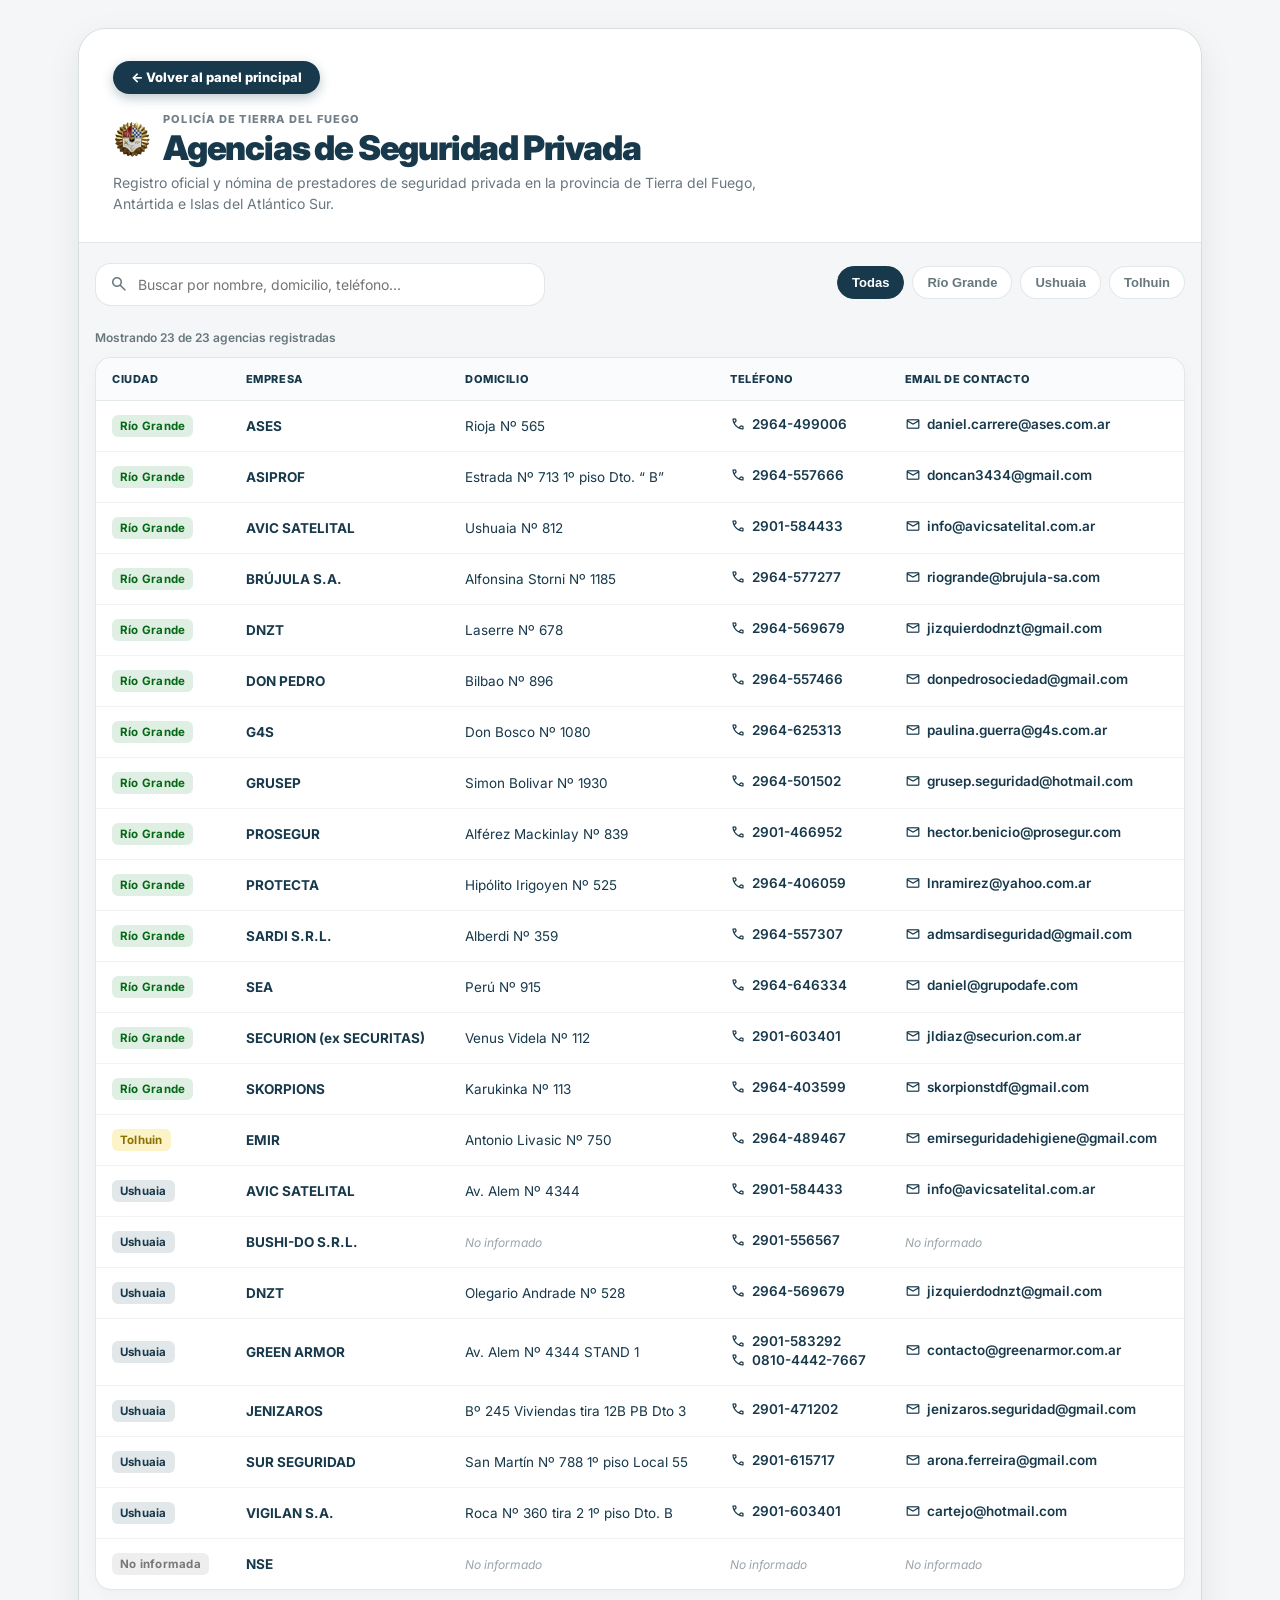
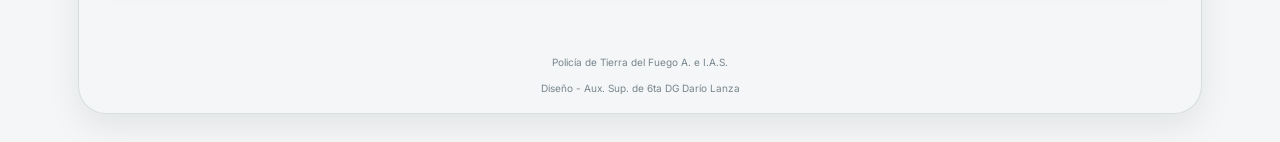
<file: agencias/agencias.html>
<!DOCTYPE html>
<html lang="es">

<head>
  <!-- Google tag (gtag.js) -->
  <script async src="https://www.googletagmanager.com/gtag/js?id=G-6JCQ4YMV0M"></script>
  <script>
    window.dataLayer = window.dataLayer || [];
    function gtag() { dataLayer.push(arguments); }
    gtag('js', new Date());
    gtag('config', 'G-6JCQ4YMV0M');
  </script>
  <meta charset="UTF-8">
  <meta name="viewport" content="width=device-width, initial-scale=1.0">
  <meta name="description"
    content="Nómina y registro oficial de agencias de seguridad privada habilitadas en Tierra del Fuego.">
  <title>Agencias de Seguridad Privada - Policía de Tierra del Fuego</title>

  <!-- Estilos e iconos del sitio -->
  <link rel="stylesheet" href="../css/styles.css">
  <link rel="stylesheet"
    href="https://fonts.googleapis.com/css2?family=Material+Symbols+Rounded:opsz,wght,FILL,GRAD@24,400,1,0&display=swap">
  <script src="../js/pwa.js" defer></script>

  <style>
    /* Estilos complementarios específicos para la tabla de agencias y vista móvil */
    .pdtf-agencias-container {
      padding: 20px 16px 32px;
    }

    /* Barra de filtros y búsqueda */
    .pdtf-filter-bar {
      display: flex;
      flex-direction: column;
      gap: 12px;
      margin-bottom: 20px;
    }

    @media (min-width: 640px) {
      .pdtf-filter-bar {
        flex-direction: row;
        align-items: center;
        justify-content: space-between;
      }
    }

    .pdtf-search-wrapper {
      position: relative;
      flex: 1;
      max-width: 450px;
    }

    .pdtf-search-wrapper .material-symbols-rounded {
      position: absolute;
      left: 14px;
      top: 50%;
      transform: translateY(-50%);
      color: var(--pdtf-muted);
      font-size: 20px;
      pointer-events: none;
    }

    .pdtf-search-input {
      width: 100%;
      padding: 12px 14px 12px 42px;
      font-family: inherit;
      font-size: 14px;
      color: var(--pdtf-blue);
      background: #fff;
      border: 1px solid var(--pdtf-line);
      border-radius: var(--pdtf-radius-md);
      outline: none;
      transition: var(--pdtf-transition);
    }

    .pdtf-search-input:focus {
      border-color: var(--pdtf-blue);
      box-shadow: 0 0 0 3px rgba(23, 57, 75, 0.1);
    }

    .pdtf-city-pills {
      display: flex;
      gap: 8px;
      overflow-x: auto;
      padding-bottom: 4px;
      -webkit-overflow-scrolling: touch;
    }

    .pdtf-pill-btn {
      white-space: nowrap;
      padding: 8px 14px;
      border-radius: 999px;
      font-size: 13px;
      font-weight: 600;
      color: var(--pdtf-muted);
      background: #fff;
      border: 1px solid var(--pdtf-line);
      cursor: pointer;
      transition: var(--pdtf-transition);
    }

    .pdtf-pill-btn:hover {
      color: var(--pdtf-blue);
      border-color: var(--pdtf-blue);
    }

    .pdtf-pill-btn.is-active {
      background: var(--pdtf-blue);
      color: #fff;
      border-color: var(--pdtf-blue);
    }

    .pdtf-stats-badge {
      display: inline-block;
      font-size: 12px;
      font-weight: 600;
      color: var(--pdtf-muted);
      margin-bottom: 12px;
    }

    /* Tabla de escritorio y tablets */
    .pdtf-table-card {
      background: #fff;
      border: 1px solid var(--pdtf-line);
      border-radius: var(--pdtf-radius-md);
      box-shadow: 0 4px 16px rgba(0, 0, 0, 0.03);
      overflow: hidden;
    }

    .pdtf-table-scroll {
      overflow-x: auto;
      -webkit-overflow-scrolling: touch;
    }

    .pdtf-data-table {
      width: 100%;
      border-collapse: collapse;
      text-align: left;
      font-size: 13.5px;
    }

    .pdtf-data-table th {
      background: #fafbfc;
      padding: 14px 16px;
      font-size: 11px;
      font-weight: 800;
      color: var(--pdtf-blue);
      text-transform: uppercase;
      letter-spacing: 0.05em;
      border-bottom: 1px solid var(--pdtf-line);
      white-space: nowrap;
    }

    .pdtf-data-table td {
      padding: 14px 16px;
      border-bottom: 1px solid rgba(23, 57, 75, 0.06);
      vertical-align: middle;
      color: var(--pdtf-blue);
    }

    .pdtf-data-table tr:last-child td {
      border-bottom: none;
    }

    .pdtf-data-table tr:hover td {
      background: #f8fafc;
    }

    .pdtf-badge-city {
      display: inline-block;
      padding: 4px 8px;
      border-radius: 6px;
      font-size: 11.5px;
      font-weight: 700;
      letter-spacing: 0.02em;
    }

    .pdtf-badge-city--rg {
      background: rgba(4, 126, 26, 0.12);
      color: #036915;
    }

    .pdtf-badge-city--ush {
      background: rgba(23, 57, 75, 0.12);
      color: var(--pdtf-blue);
    }

    .pdtf-badge-city--tol {
      background: rgba(242, 201, 13, 0.22);
      color: #8c7100;
    }

    .pdtf-badge-city--other {
      background: #eee;
      color: #777;
    }

    .pdtf-link-action {
      display: inline-flex;
      align-items: center;
      gap: 6px;
      color: var(--pdtf-blue);
      text-decoration: none;
      font-weight: 600;
      transition: color 0.15s ease;
    }

    .pdtf-link-action:hover {
      color: var(--pdtf-green);
      text-decoration: underline;
    }

    .pdtf-link-action .material-symbols-rounded {
      font-size: 16px;
      flex-shrink: 0;
    }

    .pdtf-text-muted-empty {
      color: #9aa4aa;
      font-style: italic;
      font-size: 12px;
    }

    /* Adaptación móvil con vista de tarjetas en pantallas muy estrechas (opcional y progresivo) */
    @media (max-width: 680px) {
      .pdtf-data-table th:nth-child(1),
      .pdtf-data-table td:nth-child(1) {
        position: sticky;
        left: 0;
        background: #fff;
        z-index: 1;
        box-shadow: 2px 0 4px rgba(0,0,0,0.03);
      }
      .pdtf-data-table th:nth-child(1) {
        background: #fafbfc;
      }
    }

    .pdtf-empty-state {
      padding: 40px 20px;
      text-align: center;
      color: var(--pdtf-muted);
    }

    .pdtf-empty-state .material-symbols-rounded {
      font-size: 40px;
      margin-bottom: 8px;
      opacity: 0.6;
    }
  </style>
</head>

<body>
  <section class="pdtf-safety" aria-labelledby="page-title">
    <div class="pdtf-panel">

      <!-- Encabezado -->
      <header class="pdtf-header">
        <a href="../index.html" class="pdtf-back">← Volver al panel principal</a>
        <div class="pdtf-header__brand">
          <img src="../images/Escudo oro.png" alt="Escudo Policía TDF" class="pdtf-header__logo">
          <div>
            <p class="pdtf-kicker">Policía de Tierra del Fuego</p>
            <h1 class="pdtf-title" id="page-title">Agencias de Seguridad Privada</h1>
          </div>
        </div>
        <p class="pdtf-intro">
          Registro oficial y nómina de prestadores de seguridad privada en la provincia de Tierra del Fuego, Antártida e Islas del Atlántico Sur.
        </p>
      </header>

      <!-- Contenido Principal -->
      <main class="pdtf-agencias-container">

        <!-- Controles de búsqueda y filtrado -->
        <div class="pdtf-filter-bar">
          <div class="pdtf-search-wrapper">
            <span class="material-symbols-rounded" aria-hidden="true">search</span>
            <input type="text" id="searchInput" class="pdtf-search-input"
              placeholder="Buscar por nombre, domicilio, teléfono..." aria-label="Buscar agencia">
          </div>

          <div class="pdtf-city-pills" role="radiogroup" aria-label="Filtrar por ciudad">
            <button type="button" class="pdtf-pill-btn is-active" data-filter="all">Todas</button>
            <button type="button" class="pdtf-pill-btn" data-filter="Río Grande">Río Grande</button>
            <button type="button" class="pdtf-pill-btn" data-filter="Ushuaia">Ushuaia</button>
            <button type="button" class="pdtf-pill-btn" data-filter="Tolhuin">Tolhuin</button>
          </div>
        </div>

        <div class="pdtf-stats-badge" id="statsCount">Cargando agencias...</div>

        <!-- Indicador de carga -->
        <div class="loading-spinner" id="loadingSpinner">
          <div class="spinner"></div>
          <p>Cargando información oficial...</p>
        </div>

        <!-- Contenedor de la tabla -->
        <div class="pdtf-table-card" id="tableCard" style="display: none;">
          <div class="pdtf-table-scroll">
            <table class="pdtf-data-table" id="agenciasTable">
              <thead>
                <tr>
                  <th scope="col">Ciudad</th>
                  <th scope="col">Empresa</th>
                  <th scope="col">Domicilio</th>
                  <th scope="col">Teléfono</th>
                  <th scope="col">Email de Contacto</th>
                </tr>
              </thead>
              <tbody id="agenciasTableBody">
                <!-- Se llena dinámicamente con JavaScript desde el JSON -->
              </tbody>
            </table>
          </div>
          <div id="noResults" class="pdtf-empty-state" style="display: none;">
            <span class="material-symbols-rounded">search_off</span>
            <p>No se encontraron agencias que coincidan con la búsqueda.</p>
          </div>
        </div>

      </main>

      <!-- Pie de página -->
      <footer class="pdtf-footer">
        <p>Policía de Tierra del Fuego A. e I.A.S.</p>
        <p>Diseño - Aux. Sup. de 6ta DG Darío Lanza</p>
      </footer>

    </div>
  </section>

  <!-- Lógica dinámica de carga y filtrado -->
  <script>
    (function () {
      let agencias = [];
      let currentFilter = 'all';
      let currentSearch = '';

      const spinner = document.getElementById('loadingSpinner');
      const tableCard = document.getElementById('tableCard');
      const tableBody = document.getElementById('agenciasTableBody');
      const noResults = document.getElementById('noResults');
      const statsCount = document.getElementById('statsCount');
      const searchInput = document.getElementById('searchInput');
      const pillButtons = document.querySelectorAll('.pdtf-pill-btn');

      // Cargar datos dinámicamente desde el JSON
      fetch('agencias_seguridad.json')
        .then(response => {
          if (!response.ok) {
            throw new Error('Error al cargar datos: ' + response.statusText);
          }
          return response.json();
        })
        .then(data => {
          agencias = data;
          spinner.style.display = 'none';
          tableCard.style.display = 'block';
          renderTable();
        })
        .catch(err => {
          console.error('Error:', err);
          spinner.innerHTML = '<p style="color:var(--pdtf-red);">No se pudo cargar el listado de agencias.</p>';
        });

      // Función para normalizar texto para búsqueda
      function normalize(str) {
        return (str || '')
          .toLowerCase()
          .normalize('NFD')
          .replace(/[\u0300-\u036f]/g, '');
      }

      // Obtener clase de badge por ciudad
      function getCityBadge(city) {
        const c = normalize(city);
        if (c.includes('rio grande')) return 'pdtf-badge-city--rg';
        if (c.includes('ushuaia')) return 'pdtf-badge-city--ush';
        if (c.includes('tolhuin')) return 'pdtf-badge-city--tol';
        return 'pdtf-badge-city--other';
      }

      // Renderizar filas de la tabla
      function renderTable() {
        const searchNormalized = normalize(currentSearch);

        const filtered = agencias.filter(item => {
          // Filtro por ciudad
          if (currentFilter !== 'all') {
            const itemCity = normalize(item.ciudad);
            const targetCity = normalize(currentFilter);
            if (!itemCity.includes(targetCity)) return false;
          }

          // Filtro por texto de búsqueda
          if (searchNormalized) {
            const matchesNombre = normalize(item.nombre).includes(searchNormalized);
            const matchesDomicilio = normalize(item.domicilio).includes(searchNormalized);
            const matchesTelefono = normalize(item.telefono).includes(searchNormalized);
            const matchesEmail = normalize(item.email).includes(searchNormalized);
            const matchesCiudad = normalize(item.ciudad).includes(searchNormalized);
            return matchesNombre || matchesDomicilio || matchesTelefono || matchesEmail || matchesCiudad;
          }

          return true;
        });

        statsCount.textContent = `Mostrando ${filtered.length} de ${agencias.length} agencias registradas`;

        if (filtered.length === 0) {
          tableBody.innerHTML = '';
          noResults.style.display = 'block';
          return;
        }

        noResults.style.display = 'none';

        const rowsHtml = filtered.map(item => {
          const badgeClass = getCityBadge(item.ciudad);
          const ciudadText = item.ciudad || 'No informada';
          const domicilioText = item.domicilio ? item.domicilio : '<span class="pdtf-text-muted-empty">No informado</span>';
          
          // Formateo de teléfono (puede contener múltiples números o formatos)
          let telefonoHtml = '<span class="pdtf-text-muted-empty">No informado</span>';
          if (item.telefono) {
            const rawPhones = item.telefono.split(/[\/\-–]/);
            // Si tiene barra, separar
            if (item.telefono.includes('/')) {
              const parts = item.telefono.split('/').map(p => p.trim());
              telefonoHtml = parts.map(p => {
                const cleanNumber = p.replace(/[^\d+]/g, '');
                return `<a class="pdtf-link-action" href="tel:${cleanNumber}"><span class="material-symbols-rounded">call</span>${p}</a>`;
              }).join('<br>');
            } else {
              const cleanNumber = item.telefono.replace(/[^\d+]/g, '');
              telefonoHtml = `<a class="pdtf-link-action" href="tel:${cleanNumber}"><span class="material-symbols-rounded">call</span>${item.telefono}</a>`;
            }
          }

          // Formateo de correo
          let emailHtml = '<span class="pdtf-text-muted-empty">No informado</span>';
          if (item.email) {
            emailHtml = `<a class="pdtf-link-action" href="mailto:${item.email}"><span class="material-symbols-rounded">mail</span>${item.email}</a>`;
          }

          return `
            <tr>
              <td>
                <span class="pdtf-badge-city ${badgeClass}">${ciudadText}</span>
              </td>
              <td>
                <strong>${item.nombre}</strong>
              </td>
              <td>${domicilioText}</td>
              <td>${telefonoHtml}</td>
              <td>${emailHtml}</td>
            </tr>
          `;
        }).join('');

        tableBody.innerHTML = rowsHtml;
      }

      // Event listeners para filtros de ciudad
      pillButtons.forEach(btn => {
        btn.addEventListener('click', function () {
          pillButtons.forEach(b => b.classList.remove('is-active'));
          this.classList.add('is-active');
          currentFilter = this.getAttribute('data-filter');
          renderTable();
        });
      });

      // Event listener para búsqueda
      searchInput.addEventListener('input', function (e) {
        currentSearch = e.target.value;
        renderTable();
      });

    })();
  </script>
</body>

</html>
</file>
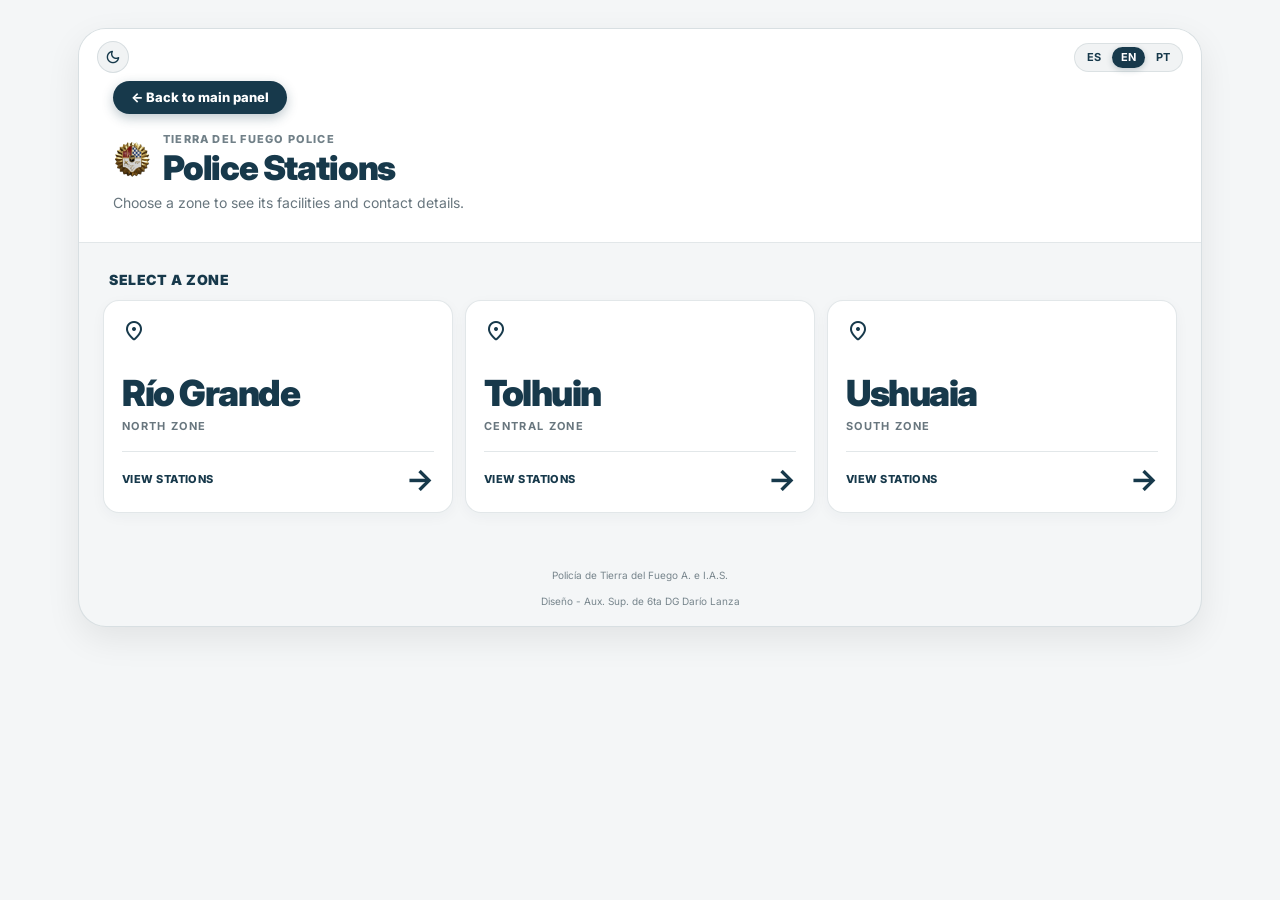
<file: comisarias/comisarias.html>
<!DOCTYPE html>
<html lang="es">
<head>
  <!-- Google tag (gtag.js) -->
  <script async src="https://www.googletagmanager.com/gtag/js?id=G-6JCQ4YMV0M"></script>
  <script>
    window.dataLayer = window.dataLayer || [];
    function gtag(){dataLayer.push(arguments);}
    gtag('js', new Date());
    gtag('config', 'G-6JCQ4YMV0M');
  </script>
  <meta charset="UTF-8">
  <meta name="viewport" content="width=device-width, initial-scale=1.0">
  <meta name="description" content="Comisarías de la Policía de Tierra del Fuego, organizadas por zona.">
  <title data-i18n="page_title_stations">Comisarías - Policía de Tierra del Fuego</title>
  <script src="../js/i18n.js"></script>
  <link rel="stylesheet" href="../css/styles.css">
<script src="../js/pwa.js" defer></script><script src="../js/main.js" defer></script>  <link rel="stylesheet" href="https://fonts.googleapis.com/css2?family=Material+Symbols+Rounded:opsz,wght,FILL,GRAD@24,400,1,0&display=swap">
</head>
<body>
  <section class="pdtf-safety" aria-labelledby="page-title">
    <div class="pdtf-panel">
      <div class="pdtf-topbar">
        <button type="button" id="pdtf-theme-toggle" class="pdtf-theme-btn" aria-label="Alternar modo oscuro" title="Modo oscuro / claro">
          <span class="material-symbols-rounded" aria-hidden="true">dark_mode</span>
        </button>
        <div class="pdtf-lang-selector" role="group" aria-label="Seleccionar idioma / Select language">
          <button type="button" class="pdtf-lang-btn is-active" data-lang="es" aria-label="Español">ES</button>
          <button type="button" class="pdtf-lang-btn" data-lang="en" aria-label="English">EN</button>
          <button type="button" class="pdtf-lang-btn" data-lang="pt" aria-label="Português">PT</button>
        </div>
      </div>
      <header class="pdtf-header">
        <a href="../index.html" class="pdtf-back" data-i18n="back_home">← Volver al panel principal</a>
        <div class="pdtf-header__brand">
          <img src="../images/Escudo oro.png" alt="Escudo Policía de Tierra del Fuego" class="pdtf-header__logo">
          <div>
            <p class="pdtf-kicker" data-i18n="kicker">Policía de Tierra del Fuego</p>
            <h1 class="pdtf-title" id="page-title" data-i18n="stations_title">Comisarías</h1>
          </div>
        </div>
        <p class="pdtf-intro" data-i18n="stations_intro">Elegí una zona para consultar sus dependencias y medios de contacto.</p>
      </header>

      <main class="pdtf-page-content">
        <h2 class="pdtf-section-title" data-i18n="select_zone">Seleccioná una zona</h2>
        <div class="pdtf-zone-grid">
          <a class="pdtf-zone-card" href="comisarias_norte.html">
            <span class="material-symbols-rounded pdtf-zone-card__icon" aria-hidden="true">location_on</span>
            <span><span class="pdtf-zone-card__name">Río Grande</span><span class="pdtf-zone-card__city" data-i18n="zone_north">Zona Norte</span></span>
            <span class="pdtf-zone-card__action"><span data-i18n="view_stations">Ver comisarías</span> <span class="pdtf-zone-card__arrow" aria-hidden="true">→</span></span>
          </a>
          <a class="pdtf-zone-card" href="comisarias_centro.html">
            <span class="material-symbols-rounded pdtf-zone-card__icon" aria-hidden="true">location_on</span>
            <span><span class="pdtf-zone-card__name">Tolhuin</span><span class="pdtf-zone-card__city" data-i18n="zone_center">Zona Centro</span></span>
            <span class="pdtf-zone-card__action"><span data-i18n="view_stations">Ver comisarías</span> <span class="pdtf-zone-card__arrow" aria-hidden="true">→</span></span>
          </a>
          <a class="pdtf-zone-card" href="comisarias_sur.html">
            <span class="material-symbols-rounded pdtf-zone-card__icon" aria-hidden="true">location_on</span>
            <span><span class="pdtf-zone-card__name">Ushuaia</span><span class="pdtf-zone-card__city" data-i18n="zone_south">Zona Sur</span></span>
            <span class="pdtf-zone-card__action"><span data-i18n="view_stations">Ver comisarías</span> <span class="pdtf-zone-card__arrow" aria-hidden="true">→</span></span>
          </a>
        </div>
      </main>
      <footer class="pdtf-footer">
        <p>Policía de Tierra del Fuego A. e I.A.S.</p>
        <p>Diseño - Aux. Sup. de 6ta DG Darío Lanza</p>
      </footer>
    </div>
  </section>
</body>
</html>
</file>
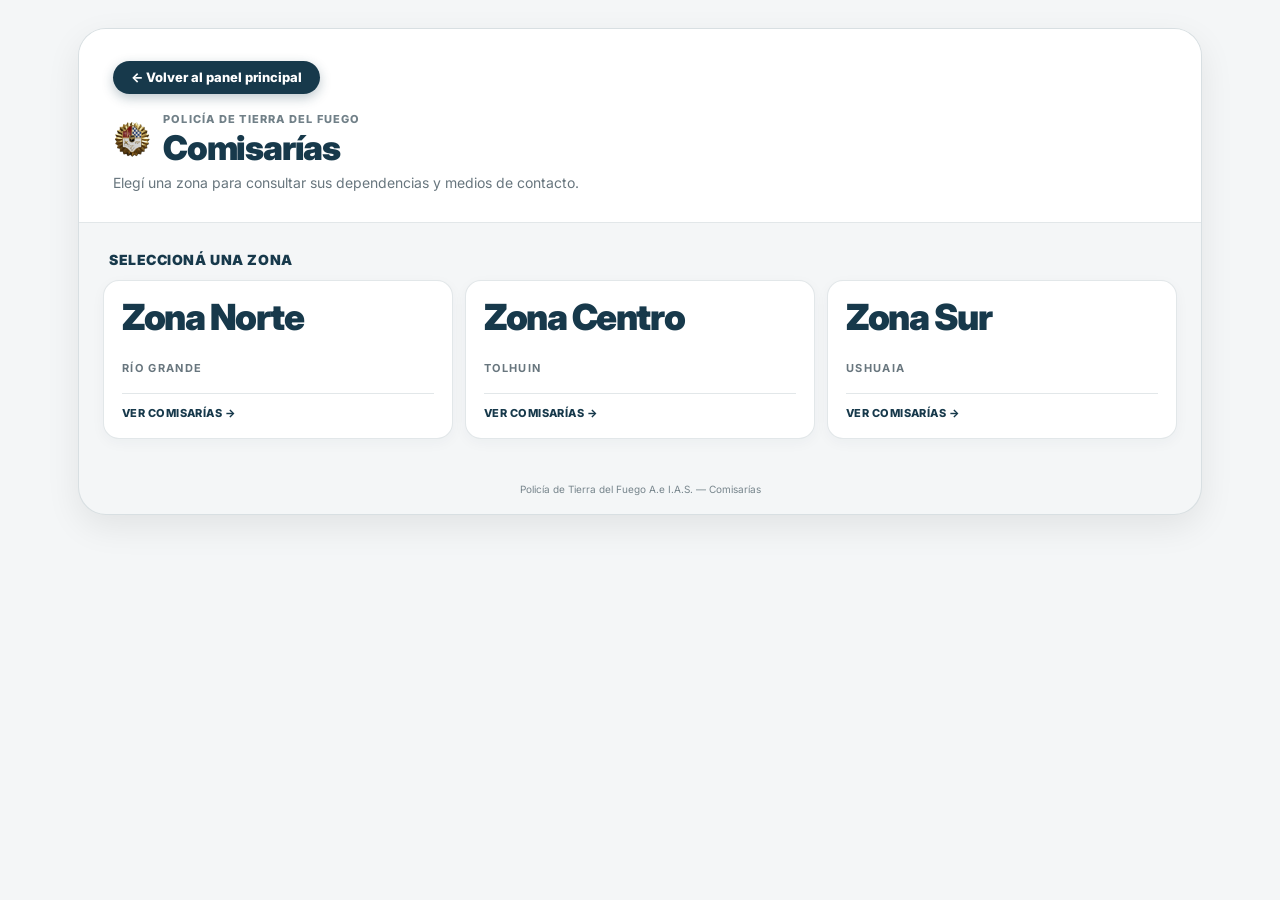
<file: comisarias/comisarias.html 13-18-51-970.html>
<!DOCTYPE html>
<html lang="es"><head><meta charset="UTF-8"><meta name="viewport" content="width=device-width, initial-scale=1.0"><meta name="description" content="Comisarías de la Policía de Tierra del Fuego, organizadas por zona."><title>Comisarías | Policía de Tierra del Fuego</title><link rel="stylesheet" href="../css/styles.css"></head>
<body><section class="pdtf-safety" aria-labelledby="page-title"><div class="pdtf-panel">
  <header class="pdtf-header"><a href="../index.html" class="pdtf-back">← Volver al panel principal</a><div class="pdtf-header__brand"><img src="../images/Escudo oro.png" alt="Escudo Policía de Tierra del Fuego" class="pdtf-header__logo"><div><p class="pdtf-kicker">Policía de Tierra del Fuego</p><h1 class="pdtf-title" id="page-title">Comisarías</h1></div></div><p class="pdtf-intro">Elegí una zona para consultar sus dependencias y medios de contacto.</p></header>
  <main class="pdtf-page-content"><h2 class="pdtf-section-title">Seleccioná una zona</h2><div class="pdtf-zone-grid">
    <a class="pdtf-zone-card" href="comisarias_norte.html"><span class="pdtf-zone-card__name">Zona Norte</span><span class="pdtf-zone-card__city">Río Grande</span><span class="pdtf-zone-card__action">Ver comisarías →</span></a>
    <a class="pdtf-zone-card" href="comisarias_centro.html"><span class="pdtf-zone-card__name">Zona Centro</span><span class="pdtf-zone-card__city">Tolhuin</span><span class="pdtf-zone-card__action">Ver comisarías →</span></a>
    <a class="pdtf-zone-card" href="comisarias_sur.html"><span class="pdtf-zone-card__name">Zona Sur</span><span class="pdtf-zone-card__city">Ushuaia</span><span class="pdtf-zone-card__action">Ver comisarías →</span></a>
  </div></main><footer class="pdtf-footer">Policía de Tierra del Fuego A.e I.A.S. — Comisarías</footer>
</div></section></body></html>
</file>
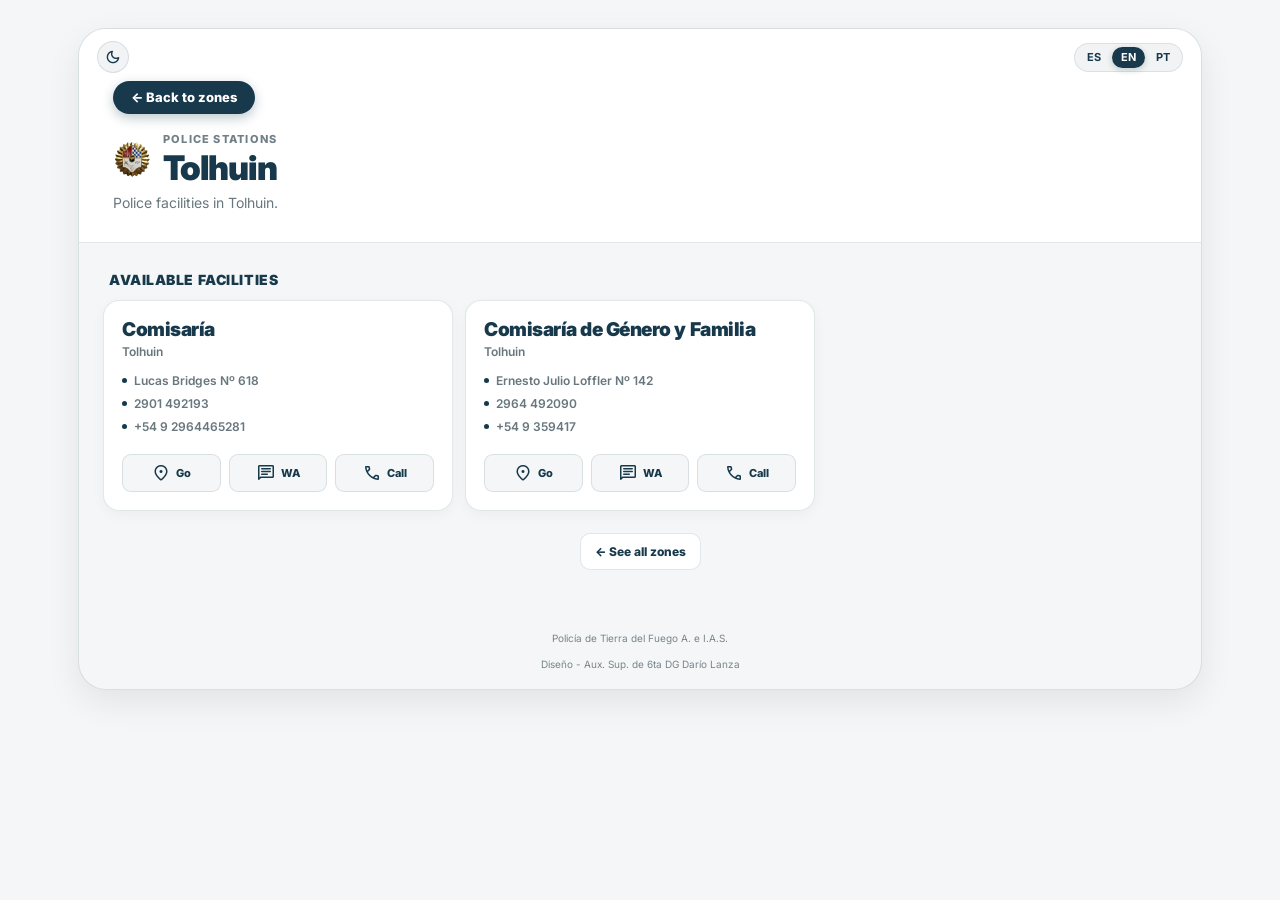
<file: comisarias/comisarias_centro.html>
<!DOCTYPE html>
<html lang="es">

<head>
  <!-- Google tag (gtag.js) -->
  <script async src="https://www.googletagmanager.com/gtag/js?id=G-6JCQ4YMV0M"></script>
  <script>
    window.dataLayer = window.dataLayer || [];
    function gtag(){dataLayer.push(arguments);}
    gtag('js', new Date());
    gtag('config', 'G-6JCQ4YMV0M');
  </script>
  <meta charset="UTF-8">
  <meta name="viewport" content="width=device-width, initial-scale=1.0">
  <meta name="description" content="Comisarías de la Zona Centro, Tolhuin.">
  <title data-i18n="page_title_tol">Comisarías Tolhuin | Policía de Tierra del Fuego</title>
  <script src="../js/i18n.js"></script>
  <link rel="stylesheet" href="../css/styles.css">
  <script src="../js/pwa.js" defer></script>
  <script src="../js/main.js" defer></script>
  <link rel="stylesheet" href="https://fonts.googleapis.com/css2?family=Material+Symbols+Rounded:opsz,wght,FILL,GRAD@24,400,1,0&display=swap">
</head>

<body data-zona="centro">
  <section class="pdtf-safety" aria-labelledby="page-title">
    <div class="pdtf-panel">
      <div class="pdtf-topbar">
        <button type="button" id="pdtf-theme-toggle" class="pdtf-theme-btn" aria-label="Alternar modo oscuro" title="Modo oscuro / claro">
          <span class="material-symbols-rounded" aria-hidden="true">dark_mode</span>
        </button>
        <div class="pdtf-lang-selector" role="group" aria-label="Seleccionar idioma / Select language">
          <button type="button" class="pdtf-lang-btn is-active" data-lang="es" aria-label="Español">ES</button>
          <button type="button" class="pdtf-lang-btn" data-lang="en" aria-label="English">EN</button>
          <button type="button" class="pdtf-lang-btn" data-lang="pt" aria-label="Português">PT</button>
        </div>
      </div>
      <header class="pdtf-header">
        <a href="comisarias.html" class="pdtf-back" data-i18n="back_zones">← Volver a zonas</a>
        <div class="pdtf-header__brand">
          <img src="../images/Escudo oro.png" alt="Escudo Policía de Tierra del Fuego" class="pdtf-header__logo">
          <div>
            <p class="pdtf-kicker" data-i18n="stations_kicker">Comisarías</p>
            <h1 class="pdtf-title" id="page-title">Tolhuin</h1>
          </div>
        </div>
        <p class="pdtf-intro" data-i18n="intro_tol">Dependencias policiales de Tolhuin.</p>
      </header>

      <main class="pdtf-page-content">
        <h2 class="pdtf-section-title" data-i18n="available_deps">Dependencias disponibles</h2>
        <div class="loading-spinner" id="loadingSpinner">
          <div class="spinner"></div>
          <p data-i18n="loading_stations">Cargando comisarías...</p>
        </div>
        <div id="comisariasGrid" class="comisarias-grid" aria-live="polite"></div>
        <nav class="pdtf-navigation" aria-label="Navegación">
          <a href="comisarias.html" class="pdtf-button" data-i18n="see_all_zones">← Ver todas las zonas</a>
        </nav>
      </main>

      <footer class="pdtf-footer">
        <p>Policía de Tierra del Fuego A. e I.A.S.</p>
        <p>Diseño - Aux. Sup. de 6ta DG Darío Lanza</p>
      </footer>
    </div>
  </section>
  <script src="comisarias.js?v=4"></script>
</body>

</html>
</file>
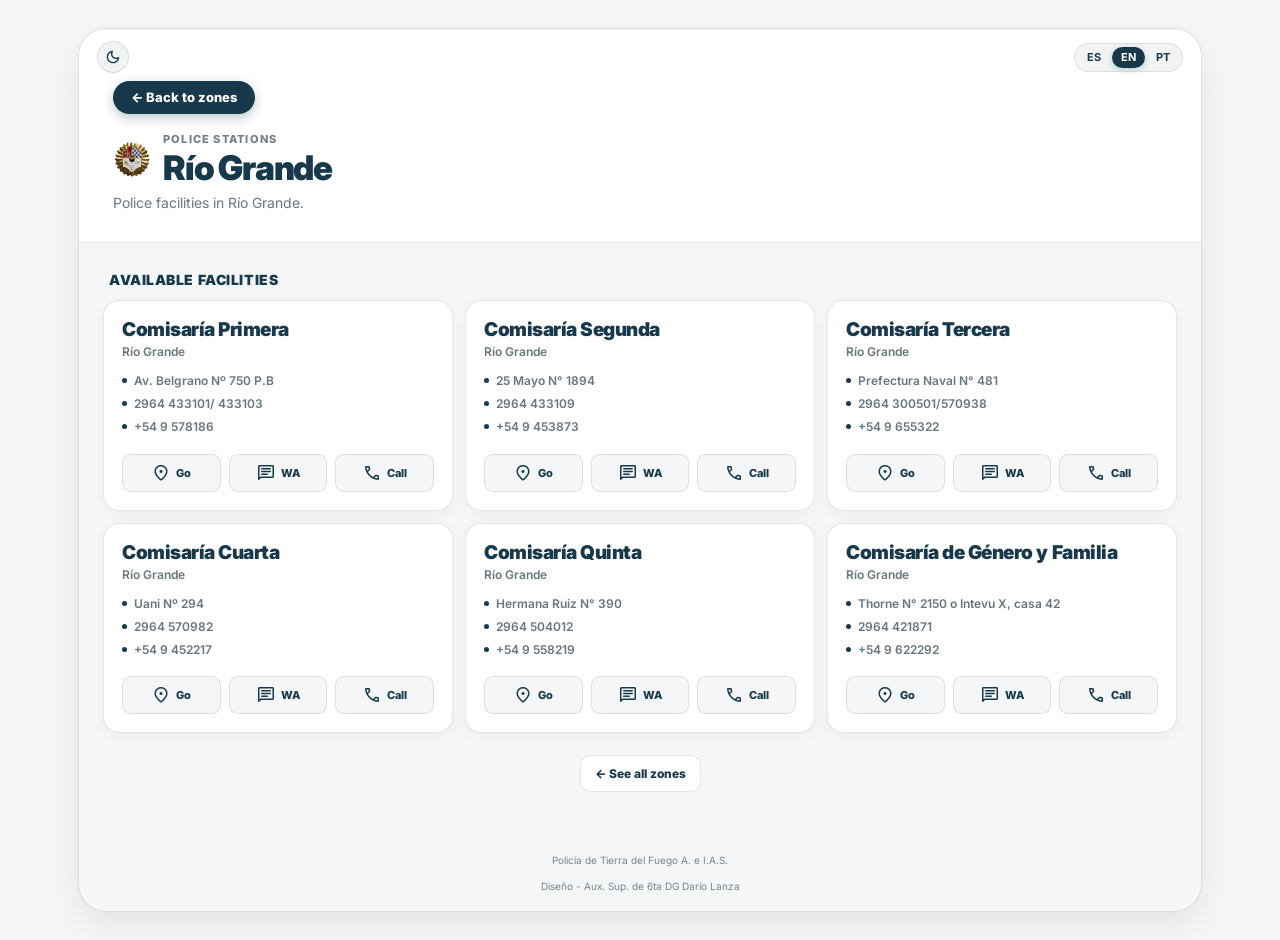
<file: comisarias/comisarias_norte.html>
<!DOCTYPE html>
<html lang="es">

<head>
  <!-- Google tag (gtag.js) -->
  <script async src="https://www.googletagmanager.com/gtag/js?id=G-6JCQ4YMV0M"></script>
  <script>
    window.dataLayer = window.dataLayer || [];
    function gtag(){dataLayer.push(arguments);}
    gtag('js', new Date());
    gtag('config', 'G-6JCQ4YMV0M');
  </script>
  <meta charset="UTF-8">
  <meta name="viewport" content="width=device-width, initial-scale=1.0">
  <meta name="description" content="Comisarías de la Zona Norte, Río Grande.">
  <title data-i18n="page_title_rg">Comisarías Río Grande | Policía de Tierra del Fuego</title>
  <script src="../js/i18n.js"></script>
  <link rel="stylesheet" href="../css/styles.css">
  <script src="../js/pwa.js" defer></script>
  <script src="../js/main.js" defer></script>
  <link rel="stylesheet" href="https://fonts.googleapis.com/css2?family=Material+Symbols+Rounded:opsz,wght,FILL,GRAD@24,400,1,0&display=swap">
</head>

<body data-zona="norte">
  <section class="pdtf-safety" aria-labelledby="page-title">
    <div class="pdtf-panel">
      <div class="pdtf-topbar">
        <button type="button" id="pdtf-theme-toggle" class="pdtf-theme-btn" aria-label="Alternar modo oscuro" title="Modo oscuro / claro">
          <span class="material-symbols-rounded" aria-hidden="true">dark_mode</span>
        </button>
        <div class="pdtf-lang-selector" role="group" aria-label="Seleccionar idioma / Select language">
          <button type="button" class="pdtf-lang-btn is-active" data-lang="es" aria-label="Español">ES</button>
          <button type="button" class="pdtf-lang-btn" data-lang="en" aria-label="English">EN</button>
          <button type="button" class="pdtf-lang-btn" data-lang="pt" aria-label="Português">PT</button>
        </div>
      </div>
      <header class="pdtf-header">
        <a href="comisarias.html" class="pdtf-back" data-i18n="back_zones">← Volver a zonas</a>
        <div class="pdtf-header__brand">
          <img src="../images/Escudo oro.png" alt="Escudo Policía de Tierra del Fuego" class="pdtf-header__logo">
          <div>
            <p class="pdtf-kicker" data-i18n="stations_kicker">Comisarías</p>
            <h1 class="pdtf-title" id="page-title">Río Grande</h1>
          </div>
        </div>
        <p class="pdtf-intro" data-i18n="intro_rg">Dependencias policiales de Río Grande.</p>
      </header>

      <main class="pdtf-page-content">
        <h2 class="pdtf-section-title" data-i18n="available_deps">Dependencias disponibles</h2>
        <div class="loading-spinner" id="loadingSpinner">
          <div class="spinner"></div>
          <p data-i18n="loading_stations">Cargando comisarías...</p>
        </div>
        <div id="comisariasGrid" class="comisarias-grid" aria-live="polite"></div>
        <nav class="pdtf-navigation" aria-label="Navegación">
          <a href="comisarias.html" class="pdtf-button" data-i18n="see_all_zones">← Ver todas las zonas</a>
        </nav>
      </main>

      <footer class="pdtf-footer">
        <p>Policía de Tierra del Fuego A. e I.A.S.</p>
        <p>Diseño - Aux. Sup. de 6ta DG Darío Lanza</p>
      </footer>
    </div>
  </section>
  <script src="comisarias.js?v=4"></script>
</body>

</html>
</file>
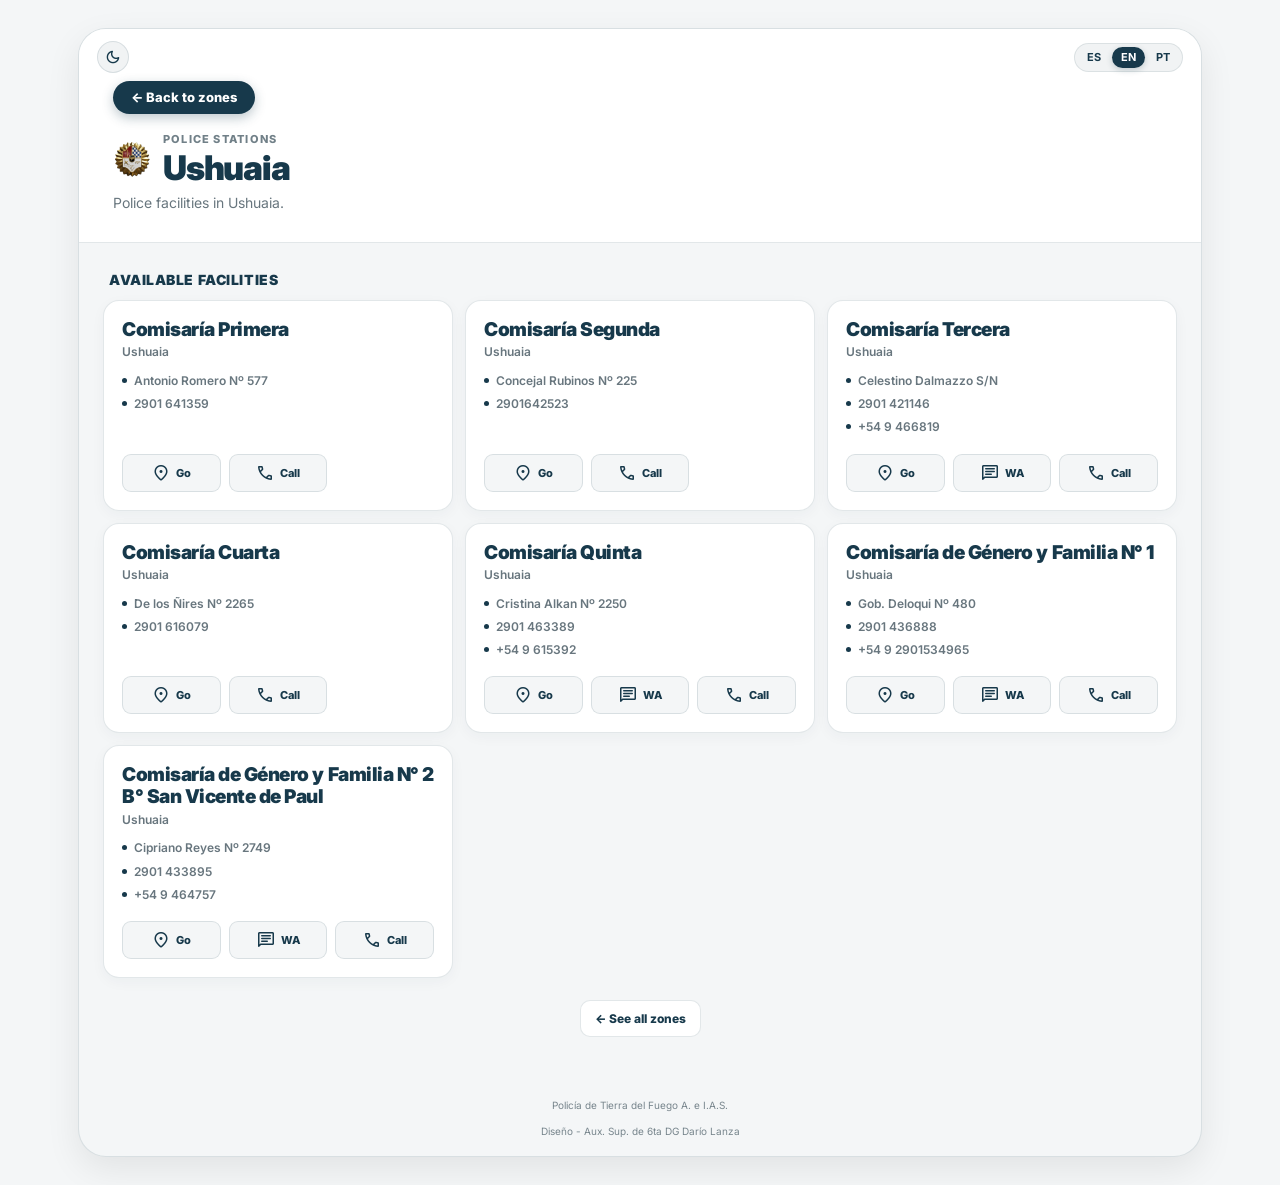
<file: comisarias/comisarias_sur.html>
<!DOCTYPE html>
<html lang="es">

<head>
  <!-- Google tag (gtag.js) -->
  <script async src="https://www.googletagmanager.com/gtag/js?id=G-6JCQ4YMV0M"></script>
  <script>
    window.dataLayer = window.dataLayer || [];
    function gtag(){dataLayer.push(arguments);}
    gtag('js', new Date());
    gtag('config', 'G-6JCQ4YMV0M');
  </script>
  <meta charset="UTF-8">
  <meta name="viewport" content="width=device-width, initial-scale=1.0">
  <meta name="description" content="Comisarías de la Zona Sur, Ushuaia.">
  <title data-i18n="page_title_ush">Comisarías Ushuaia | Policía de Tierra del Fuego</title>
  <script src="../js/i18n.js"></script>
  <link rel="stylesheet" href="../css/styles.css">
  <script src="../js/pwa.js" defer></script>
  <script src="../js/main.js" defer></script>
  <link rel="stylesheet" href="https://fonts.googleapis.com/css2?family=Material+Symbols+Rounded:opsz,wght,FILL,GRAD@24,400,1,0&display=swap">
</head>

<body data-zona="sur">
  <section class="pdtf-safety" aria-labelledby="page-title">
    <div class="pdtf-panel">
      <div class="pdtf-topbar">
        <button type="button" id="pdtf-theme-toggle" class="pdtf-theme-btn" aria-label="Alternar modo oscuro" title="Modo oscuro / claro">
          <span class="material-symbols-rounded" aria-hidden="true">dark_mode</span>
        </button>
        <div class="pdtf-lang-selector" role="group" aria-label="Seleccionar idioma / Select language">
          <button type="button" class="pdtf-lang-btn is-active" data-lang="es" aria-label="Español">ES</button>
          <button type="button" class="pdtf-lang-btn" data-lang="en" aria-label="English">EN</button>
          <button type="button" class="pdtf-lang-btn" data-lang="pt" aria-label="Português">PT</button>
        </div>
      </div>
      <header class="pdtf-header">
        <a href="comisarias.html" class="pdtf-back" data-i18n="back_zones">← Volver a zonas</a>
        <div class="pdtf-header__brand">
          <img src="../images/Escudo oro.png" alt="Escudo Policía de Tierra del Fuego" class="pdtf-header__logo">
          <div>
            <p class="pdtf-kicker" data-i18n="stations_kicker">Comisarías</p>
            <h1 class="pdtf-title" id="page-title">Ushuaia</h1>
          </div>
        </div>
        <p class="pdtf-intro" data-i18n="intro_ush">Dependencias policiales de Ushuaia.</p>
      </header>

      <main class="pdtf-page-content">
        <h2 class="pdtf-section-title" data-i18n="available_deps">Dependencias disponibles</h2>
        <div class="loading-spinner" id="loadingSpinner">
          <div class="spinner"></div>
          <p data-i18n="loading_stations">Cargando comisarías...</p>
        </div>
        <div id="comisariasGrid" class="comisarias-grid" aria-live="polite"></div>
        <nav class="pdtf-navigation" aria-label="Navegación">
          <a href="comisarias.html" class="pdtf-button" data-i18n="see_all_zones">← Ver todas las zonas</a>
        </nav>
      </main>

      <footer class="pdtf-footer">
        <p>Policía de Tierra del Fuego A. e I.A.S.</p>
        <p>Diseño - Aux. Sup. de 6ta DG Darío Lanza</p>
      </footer>
    </div>
  </section>
  <script src="comisarias.js?v=4"></script>
</body>

</html>
</file>
<file: css/styles.css>
@import url('https://fonts.googleapis.com/css2?family=Inter:wght@400;500;600;700;800;900&display=swap');

:root {
  --pdtf-blue: #17394b;
  --pdtf-blue-dark: #0f2734;
  --pdtf-green: #047e1a;
  --pdtf-red: #f20d0d;
  --pdtf-yellow: #f2c90d;
  --pdtf-lime: #d8ef00;
  --pdtf-bg: #f4f6f7;
  --pdtf-card-bg: #fff;
  --pdtf-muted: #68767e;
  --pdtf-line: rgba(23, 57, 75, .12);
  --pdtf-shadow: 0 12px 34px rgba(0, 0, 0, .08);
  --pdtf-shadow-hover: 0 12px 28px rgba(23, 57, 75, .12);
  --pdtf-radius-lg: 24px;
  --pdtf-radius-md: 16px;
  --pdtf-transition: all .2s cubic-bezier(.4, 0, .2, 1)
}

* {
  box-sizing: border-box
}

html,
body {
  margin: 0;
  background: var(--pdtf-bg)
}

body {
  color: var(--pdtf-blue);
  font-family: Inter, -apple-system, BlinkMacSystemFont, "Segoe UI", sans-serif;
  -webkit-font-smoothing: antialiased
}

.pdtf-safety {
  width: 100%;
  max-width: 1180px;
  margin: auto;
  padding: 16px
}

.pdtf-panel {
  overflow: hidden;
  background: var(--pdtf-bg);
  border: 1px solid var(--pdtf-line);
  border-radius: var(--pdtf-radius-lg);
  box-shadow: var(--pdtf-shadow)
}

.pdtf-header {
  padding: 22px 18px 20px;
  background: #fff;
  border-bottom: 1px solid var(--pdtf-line)
}

.pdtf-header__brand {
  display: flex;
  align-items: center;
  gap: 12px;
  margin-bottom: 8px
}

.pdtf-header__logo {
  width: auto;
  height: 38px;
  object-fit: contain
}

.pdtf-kicker {
  margin: 0;
  color: #718088;
  font-size: 11px;
  font-weight: 800;
  letter-spacing: .11em;
  text-transform: uppercase
}

.pdtf-title {
  margin: 4px 0 0;
  color: var(--pdtf-blue);
  font-size: clamp(23px, 7vw, 34px);
  font-weight: 900;
  letter-spacing: -.035em;
  line-height: 1.04
}

.pdtf-intro {
  max-width: 650px;
  margin: 8px 0 0;
  color: var(--pdtf-muted);
  font-size: 13px;
  line-height: 1.45
}

/* Header de la portada: escudo a la izquierda, kicker + título + intro apilados a la derecha */
.pdtf-header--home {
  display: grid;
  grid-template-columns: auto 1fr;
  column-gap: 18px;
  align-items: center
}

.pdtf-header--home > a {
  grid-row: 1 / 4;
  display: inline-flex;
  align-items: center
}

.pdtf-header--home .pdtf-header__logo {
  height: 88px
}

.pdtf-header--home .pdtf-kicker {
  align-self: end
}

.pdtf-header--home .pdtf-title {
  align-self: center
}

.pdtf-header--home .pdtf-intro {
  grid-column: 2;
  align-self: start;
  max-width: none
}

@media (max-width: 600px) {
  .pdtf-header--home {
    grid-template-columns: auto minmax(0, 1fr);
    column-gap: 14px
  }

  .pdtf-header--home .pdtf-header__logo {
    height: clamp(92px, 24vw, 112px);
    max-width: 100%
  }

  .pdtf-header--home .pdtf-title {
    font-size: clamp(19px, 5.2vw, 24px)
  }
}

/* Escritorio: escudo grande a la izquierda; kicker, título e intro apilados a la derecha */
@media(min-width:700px) {
  .pdtf-header--home {
    column-gap: 26px
  }

  .pdtf-header--home .pdtf-header__logo {
    grid-row: 1 / 4;
    height: 130px
  }

  .pdtf-header--home .pdtf-kicker {
    align-self: end
  }

  .pdtf-header--home .pdtf-title {
    align-self: center
  }

  .pdtf-header--home .pdtf-intro {
    grid-column: 2;
    align-self: start;
    max-width: 650px
  }
}

.pdtf-back {
  display: inline-flex;
  align-items: center;
  gap: 8px;
  margin-bottom: 18px;
  padding: 10px 18px;
  border-radius: 999px;
  background: var(--pdtf-blue);
  color: #fff;
  font-size: 13px;
  font-weight: 800;
  line-height: 1;
  text-decoration: none;
  box-shadow: 0 4px 12px rgba(23, 57, 75, .28);
  transition: var(--pdtf-transition)
}

.pdtf-back:hover {
  background: var(--pdtf-blue-dark);
  color: var(--pdtf-lime);
  transform: translateY(-1px);
  box-shadow: 0 6px 16px rgba(23, 57, 75, .35)
}

.pdtf-back:active {
  transform: translateY(0)
}

.pdtf-back svg {
  width: 16px;
  height: 16px
}

.pdtf-911 {
  display: grid;
  grid-template-columns: 1fr auto;
  gap: 16px;
  align-items: center;
  padding: 24px 18px;
  background: linear-gradient(135deg, var(--pdtf-blue), var(--pdtf-blue-dark));
  color: #fff;
  text-decoration: none;
  transition: var(--pdtf-transition)
}

.pdtf-911:hover {
  background: linear-gradient(135deg, #1d465c, #123041)
}

.pdtf-911__number {
  display: block;
  font-size: clamp(76px, 23vw, 128px);
  font-weight: 900;
  letter-spacing: -.075em;
  line-height: .8;
  color: var(--pdtf-lime)
}

.pdtf-911__title {
  display: block;
  margin-top: 15px;
  font-size: 17px;
  font-weight: 800;
  color: var(--pdtf-lime)
}

.pdtf-911__desc {
  display: block;
  max-width: 580px;
  margin-top: 7px;
  color: rgba(255, 255, 255, .82);
  font-size: 12px;
  line-height: 1.45
}

.pdtf-911__badge {
  display: inline-flex;
  align-items: center;
  gap: 6px;
  margin-top: 12px;
  padding: 6px 12px;
  border-radius: 999px;
  background: var(--pdtf-lime);
  color: var(--pdtf-blue);
  font-size: 10px;
  font-weight: 900;
  letter-spacing: .07em
}

.pdtf-911__badge:before {
  width: 6px;
  height: 6px;
  border-radius: 50%;
  background: var(--pdtf-blue);
  content: ''
}

.pdtf-911__call {
  display: grid;
  width: 58px;
  height: 58px;
  place-items: center;
  border-radius: 50%;
  background: #fff;
  color: var(--pdtf-blue);
  box-shadow: 0 6px 18px rgba(0, 0, 0, .2);
  transition: var(--pdtf-transition)
}

.pdtf-911:hover .pdtf-911__call {
  background: var(--pdtf-lime);
  transform: scale(1.08)
}

.pdtf-911__call svg {
  width: 28px;
  height: 28px
}

.pdtf-emergency-grid {
  display: grid;
  grid-template-columns: repeat(3, minmax(0, 1fr));
  gap: 1px;
  background: var(--pdtf-line);
  border-bottom: 1px solid var(--pdtf-line)
}

.pdtf-emergency {
  display: flex;
  min-width: 0;
  min-height: 154px;
  flex-direction: column;
  justify-content: space-between;
  padding: 16px 10px 14px;
  color: #fff;
  text-decoration: none;
  transition: var(--pdtf-transition)
}

.pdtf-emergency--107 {
  background: var(--pdtf-green)
}

.pdtf-emergency--100 {
  background: var(--pdtf-red)
}

.pdtf-emergency--103 {
  background: var(--pdtf-yellow);
  color: #252525
}

.pdtf-emergency__icon {
  width: 28px;
  height: 28px;
  margin-bottom: 12px
}

.pdtf-emergency__number {
  display: block;
  font-size: clamp(34px, 11vw, 54px);
  font-weight: 900;
  letter-spacing: -.065em;
  line-height: .85
}

.pdtf-emergency__label {
  display: block;
  margin-top: 9px;
  font-size: 10px;
  font-weight: 800;
  line-height: 1.15;
  text-transform: uppercase
}

.pdtf-emergency__action {
  margin-top: 16px;
  font-size: 9px;
  font-weight: 800;
  letter-spacing: .03em;
  opacity: .9;
  text-transform: uppercase
}

.pdtf-tools,
.pdtf-page-content {
  padding: 18px 12px 12px
}

.pdtf-section-title {
  margin: 0 6px 12px;
  font-size: 14px;
  font-weight: 900;
  letter-spacing: .04em;
  text-transform: uppercase
}

.pdtf-tool-grid,
.pdtf-zone-grid,
.comisarias-grid {
  display: grid;
  grid-template-columns: 1fr;
  gap: 10px
}

.pdtf-tool,
.pdtf-zone-card,
.comisaria-card {
  border: 1px solid var(--pdtf-line);
  border-radius: var(--pdtf-radius-md);
  background: #fff;
  box-shadow: 0 4px 14px rgba(23, 57, 75, .04);
  transition: var(--pdtf-transition)
}

.pdtf-tool:hover,
.pdtf-zone-card:hover,
.comisaria-card:hover {
  border-color: rgba(23, 57, 75, .35);
  box-shadow: var(--pdtf-shadow-hover);
  transform: translateY(-3px)
}

.pdtf-tool {
  display: flex;
  min-height: 132px;
  flex-direction: column;
  justify-content: space-between;
  gap: 16px;
  padding: 16px 13px;
  color: var(--pdtf-blue);
  text-decoration: none
}

.pdtf-tool__icon {
  width: 35px;
  height: 35px
}

.pdtf-tool--featured {
  border-color: rgba(23, 57, 75, .32);
  box-shadow: 0 4px 14px rgba(23, 57, 75, .08);
}

.pdtf-tool__header {
  display: flex;
  align-items: flex-start;
  justify-content: space-between;
  width: 100%;
}

.pdtf-tool__badge {
  display: inline-flex;
  align-items: center;
  font-size: 10px;
  font-weight: 800;
  letter-spacing: .05em;
  padding: 3px 8px;
  border-radius: 999px;
  background: rgba(23, 57, 75, .08);
  color: var(--pdtf-blue);
  line-height: 1;
}

.pdtf-tool--featured:hover .pdtf-tool__badge {
  background: var(--pdtf-blue);
  color: #fff;
}

.pdtf-tool__title {
  display: block;
  font-size: 13px;
  font-weight: 800;
  line-height: 1.18
}

.pdtf-tool__desc {
  display: block;
  margin-top: 5px;
  color: var(--pdtf-muted);
  font-size: 10px;
  line-height: 1.3
}

/* Selector de Idiomas i18n y Toggle Dark Mode */
.pdtf-topbar {
  display: flex;
  justify-content: space-between;
  align-items: center;
  padding: 12px 18px 0;
  background: #fff;
}

.pdtf-theme-btn {
  display: inline-flex;
  align-items: center;
  justify-content: center;
  width: 32px;
  height: 32px;
  border: 1px solid rgba(23, 57, 75, 0.12);
  border-radius: 999px;
  background: rgba(23, 57, 75, 0.06);
  color: var(--pdtf-blue);
  cursor: pointer;
  transition: var(--pdtf-transition);
}

.pdtf-theme-btn:hover {
  background: rgba(23, 57, 75, 0.12);
}

.pdtf-theme-btn .material-symbols-rounded {
  font-size: 18px;
}

.pdtf-topbar + .pdtf-header {
  padding-top: 8px;
}

.pdtf-lang-selector {
  display: inline-flex;
  align-items: center;
  background: rgba(23, 57, 75, 0.06);
  border: 1px solid rgba(23, 57, 75, 0.1);
  border-radius: 999px;
  padding: 3px;
  gap: 2px;
}

.pdtf-lang-btn {
  display: inline-flex;
  align-items: center;
  gap: 4px;
  border: 0;
  background: transparent;
  color: var(--pdtf-blue);
  padding: 5px 9px;
  border-radius: 999px;
  font-family: inherit;
  font-size: 11px;
  font-weight: 700;
  cursor: pointer;
  transition: all .18s ease;
  line-height: 1;
}

.pdtf-lang-btn:hover {
  background: rgba(23, 57, 75, 0.08);
}

.pdtf-lang-btn.is-active {
  background: var(--pdtf-blue);
  color: #fff;
  box-shadow: 0 2px 6px rgba(23, 57, 75, 0.22);
}

.pdtf-lang-btn .pdtf-lang-flag {
  font-size: 13px;
  line-height: 1;
}

.pdtf-footer {
  margin-top: 6px;
  padding: 15px 18px 18px;
  color: #77858c;
  font-size: 10px;
  line-height: 1.4;
  text-align: center
}

.pdtf-footer p {
  margin: 12px 0 0
}

.pdtf-version {
  margin-top: 6px !important;
  font-size: 10px;
  font-weight: 700;
  letter-spacing: 0.06em;
  opacity: 0.65;
}

/* ==========================================================================
   DARK MODE (Modo Oscuro)
   ========================================================================== */
[data-theme="dark"] {
  --pdtf-bg: #0b161d;
  --pdtf-card-bg: #12232e;
  --pdtf-muted: #9eb0ba;
  --pdtf-line: rgba(255, 255, 255, 0.1);
  --pdtf-shadow: 0 12px 34px rgba(0, 0, 0, 0.45);
  --pdtf-shadow-hover: 0 12px 28px rgba(0, 0, 0, 0.55);
}

[data-theme="dark"] body {
  color: #e6eef2;
}

[data-theme="dark"] .pdtf-topbar,
[data-theme="dark"] .pdtf-header {
  background: #10202a;
}

[data-theme="dark"] .pdtf-title,
[data-theme="dark"] .pdtf-section-title,
[data-theme="dark"] .pdtf-tool {
  color: #e6eef2;
}

[data-theme="dark"] .pdtf-kicker {
  color: #8fa5b2;
}

[data-theme="dark"] .pdtf-tool,
[data-theme="dark"] .pdtf-zone-card,
[data-theme="dark"] .comisaria-card {
  background: var(--pdtf-card-bg);
}

[data-theme="dark"] .pdtf-tool:hover,
[data-theme="dark"] .pdtf-zone-card:hover,
[data-theme="dark"] .comisaria-card:hover {
  border-color: rgba(255, 255, 255, 0.25);
}

[data-theme="dark"] .pdtf-tool__badge {
  background: rgba(255, 255, 255, 0.1);
  color: #e6eef2;
}

[data-theme="dark"] .pdtf-tool--featured:hover .pdtf-tool__badge {
  background: #e6eef2;
  color: #0b161d;
}

[data-theme="dark"] .pdtf-lang-selector {
  background: rgba(255, 255, 255, 0.08);
  border-color: rgba(255, 255, 255, 0.14);
}

[data-theme="dark"] .pdtf-lang-btn,
[data-theme="dark"] .pdtf-theme-btn {
  color: #e6eef2;
}

[data-theme="dark"] .pdtf-theme-btn {
  background: rgba(255, 255, 255, 0.08);
  border-color: rgba(255, 255, 255, 0.14);
}

[data-theme="dark"] .pdtf-theme-btn:hover,
[data-theme="dark"] .pdtf-lang-btn:hover {
  background: rgba(255, 255, 255, 0.16);
}

[data-theme="dark"] .pdtf-lang-btn.is-active {
  background: #f2c90d;
  color: #0f2734;
}

[data-theme="dark"] .pdtf-share-btn {
  background: #1d465c;
}

[data-theme="dark"] .pdtf-share-modal__box {
  background: #12232e;
  color: #e6eef2;
  border: 1px solid rgba(255, 255, 255, 0.12);
}

[data-theme="dark"] .gps-status-card {
  background: var(--pdtf-card-bg);
  border-color: var(--pdtf-line);
  color: #e6eef2;
}

[data-theme="dark"] .gps-btn {
  background: rgba(255, 255, 255, 0.08);
  border-color: rgba(255, 255, 255, 0.14);
  color: #e6eef2;
}

[data-theme="dark"] .gps-btn--active {
  background: #f2c90d;
  border-color: #f2c90d;
  color: #0f2734;
}

.pdtf-footer p[data-i18n="footer_home"] {
  font-size: 14px;
  font-weight: 700;
  line-height: 1.4;
}

.pdtf-share-btn {
  display: inline-flex;
  align-items: center;
  gap: 8px;
  padding: 11px 22px;
  border: 0;
  border-radius: 999px;
  background: var(--pdtf-blue);
  color: #fff;
  font: inherit;
  font-size: 13px;
  font-weight: 700;
  cursor: pointer;
  transition: transform .15s, opacity .15s
}

.pdtf-share-btn:hover { opacity: .9; transform: translateY(-1px) }
.pdtf-share-btn .material-symbols-rounded { font-size: 18px }

.pdtf-share-modal {
  position: fixed;
  inset: 0;
  z-index: 9999;
  display: flex;
  align-items: center;
  justify-content: center;
  padding: 18px;
  background: rgba(0, 0, 0, .55)
}

.pdtf-share-modal[hidden] { display: none }

.pdtf-share-modal__box {
  width: 100%;
  max-width: 360px;
  padding: 20px;
  border-radius: 18px;
  background: #fff;
  color: #1c2a33;
  font-size: 14px
}

.pdtf-share-modal__title { margin: 0 0 14px; font-size: 18px }

.pdtf-share-modal__links {
  display: grid;
  grid-template-columns: 1fr 1fr;
  gap: 8px
}

.pdtf-share-modal__links a {
  padding: 10px;
  border-radius: 10px;
  background: #eef2f5;
  color: inherit;
  font-weight: 600;
  text-align: center;
  text-decoration: none
}

.pdtf-share-modal__copy { display: flex; gap: 8px; margin-top: 14px }

.pdtf-share-modal__copy input {
  min-width: 0;
  flex: 1;
  padding: 10px;
  border: 1px solid #cdd6dc;
  border-radius: 10px;
  font: inherit;
  font-size: 12px
}

.pdtf-share-modal__copy button,
.pdtf-share-modal__close {
  padding: 10px 14px;
  border: 0;
  border-radius: 10px;
  background: var(--pdtf-blue);
  color: #fff;
  font: inherit;
  font-weight: 700;
  cursor: pointer
}

.pdtf-share-modal__close {
  width: 100%;
  margin-top: 12px;
  background: #eef2f5;
  color: #1c2a33
}

.pdtf-zone-card {
  display: flex;
  min-height: 150px;
  flex-direction: column;
  justify-content: space-between;
  gap: 18px;
  padding: 18px;
  color: var(--pdtf-blue);
  text-decoration: none
}

.pdtf-zone-card__icon {
  width: 38px;
  height: 38px
}

.pdtf-zone-card__name {
  display: block;
  font-size: clamp(28px, 8vw, 36px);
  font-weight: 900;
  line-height: 1;
  letter-spacing: -.04em
}

.pdtf-zone-card__city {
  display: block;
  margin-top: 8px;
  color: var(--pdtf-muted);
  font-size: 11px;
  font-weight: 700;
  letter-spacing: .12em;
  text-transform: uppercase
}

.pdtf-zone-card__action {
  align-self: flex-start;
  padding-top: 12px;
  border-top: 1px solid var(--pdtf-line);
  width: 100%;
  font-size: 11px;
  font-weight: 800;
  letter-spacing: .04em;
  text-transform: uppercase;
  display: flex;
  align-items: center;
  justify-content: space-between
}

.pdtf-zone-card__arrow {
  font-size: 30px;
  line-height: 1;
  font-weight: 700;
  transition: transform .2s ease
}

.pdtf-zone-card:hover .pdtf-zone-card__arrow {
  transform: translateX(6px)
}

.pdtf-navigation {
  display: flex;
  justify-content: center;
  padding: 22px 12px 6px
}

.pdtf-button {
  display: inline-flex;
  align-items: center;
  gap: 8px;
  padding: 10px 14px;
  border: 1px solid var(--pdtf-line);
  border-radius: 10px;
  background: #fff;
  color: var(--pdtf-blue);
  font-size: 12px;
  font-weight: 800;
  text-decoration: none;
  transition: var(--pdtf-transition)
}

.pdtf-button:hover {
  border-color: var(--pdtf-blue);
  background: var(--pdtf-blue);
  color: #fff
}

.pdtf-button svg {
  width: 17px;
  height: 17px
}

.loading-spinner {
  display: flex;
  min-height: 210px;
  flex-direction: column;
  align-items: center;
  justify-content: center;
  gap: 12px;
  color: var(--pdtf-muted);
  font-size: 13px
}

.loading-spinner.hidden {
  display: none
}

.spinner {
  width: 32px;
  height: 32px;
  border: 3px solid rgba(23, 57, 75, .15);
  border-top-color: var(--pdtf-blue);
  border-radius: 50%;
  animation: pdtf-spin .8s linear infinite
}

@keyframes pdtf-spin {
  to {
    transform: rotate(360deg)
  }
}

.comisaria-card {
  display: flex;
  overflow: hidden;
  flex-direction: column
}

.comisaria-img-wrapper {
  height: 150px;
  background: linear-gradient(135deg, var(--pdtf-blue), var(--pdtf-blue-dark))
}

.comisaria-img-wrapper img {
  width: 100%;
  height: 100%;
  object-fit: cover
}

.comisaria-info {
  display: flex;
  flex-grow: 1;
  flex-direction: column;
  padding: 18px
}

.comisaria-title {
  margin: 0 0 14px;
  font-size: 19px;
  font-weight: 900;
  letter-spacing: -.025em;
  line-height: 1.14
}

.comisaria-title .city-suffix {
  display: block;
  margin-top: 5px;
  color: var(--pdtf-muted);
  font-size: 12px;
  font-weight: 600;
  letter-spacing: 0
}

.comisaria-contact-list {
  display: grid;
  gap: 7px;
  margin: 0 0 18px;
  padding: 0;
  color: var(--pdtf-muted);
  font-size: 12px;
  font-weight: 600;
  line-height: 1.35;
  list-style: none
}

.comisaria-contact-list li {
  display: flex;
  gap: 7px
}

.comisaria-contact-list li:before {
  width: 5px;
  height: 5px;
  flex: none;
  margin-top: 5px;
  border-radius: 50%;
  background: var(--pdtf-blue);
  content: ''
}

.comisaria-actions {
  display: grid;
  grid-template-columns: repeat(3, 1fr);
  gap: 8px;
  margin-top: auto
}

.action-btn {
  display: inline-flex;
  align-items: center;
  justify-content: center;
  gap: 5px;
  min-height: 38px;
  padding: 8px 5px;
  border: 1px solid var(--pdtf-line);
  border-radius: 9px;
  background: var(--pdtf-bg);
  color: var(--pdtf-blue);
  font-size: 11px;
  font-weight: 800;
  text-decoration: none;
  transition: var(--pdtf-transition)
}

.action-btn:hover {
  border-color: var(--pdtf-blue);
  background: var(--pdtf-blue);
  color: #fff
}

.action-btn svg {
  width: 15px;
  height: 15px
}

.pdtf-empty,
.pdtf-placeholder {
  width: 100%;
  padding: 24px 18px;
  border: 1px dashed var(--pdtf-line);
  border-radius: var(--pdtf-radius-md);
  color: var(--pdtf-muted);
  font-size: 13px;
  line-height: 1.55;
  text-align: center
}

.pdtf-placeholder {
  background: rgba(255, 255, 255, .55);
  text-align: left
}

.pdtf-safety a:focus-visible {
  outline: 3px solid #6ba9c8;
  outline-offset: 3px
}

.pdtf-iframe-wrapper {
  width: 100%;
  height: 75vh;
  min-height: 520px;
  border-radius: var(--pdtf-radius-md);
  overflow: hidden;
  border: 1px solid var(--pdtf-line);
  background: #fff;
  box-shadow: 0 4px 14px rgba(23, 57, 75, .04)
}

.pdtf-iframe {
  width: 100%;
  height: 100%;
  border: none;
  display: block
}

.pdtf-iframe-fallback {
  margin-top: 12px;
  text-align: center;
  font-size: 12px;
  color: var(--pdtf-muted)
}

.pdtf-iframe-fallback a {
  color: var(--pdtf-blue);
  font-weight: 700;
  text-decoration: none
}

.pdtf-iframe-fallback a:hover {
  text-decoration: underline
}

@media(min-width:700px) {
  .pdtf-safety {
    padding: 22px
  }

  .pdtf-panel {
    border-radius: 28px
  }

  .pdtf-header {
    padding: 28px 28px 24px
  }

  .pdtf-intro {
    font-size: 14px
  }

  .pdtf-911 {
    padding: 34px 30px;
    gap: 30px
  }

  .pdtf-911__call {
    width: 68px;
    height: 68px
  }

  .pdtf-911__title {
    font-size: 20px
  }

  .pdtf-911__desc {
    font-size: 13px
  }

  .pdtf-emergency {
    min-height: 190px;
    padding: 22px
  }

  .pdtf-emergency__icon {
    width: 34px;
    height: 34px
  }

  .pdtf-emergency__label {
    font-size: 12px
  }

  .pdtf-emergency__action {
    font-size: 10px
  }

  .pdtf-tools,
  .pdtf-page-content {
    padding: 24px 20px 18px
  }

  .pdtf-tool-grid {
    grid-template-columns: repeat(2, minmax(0, 1fr));
    gap: 12px
  }

  .pdtf-zone-grid,
  .comisarias-grid {
    grid-template-columns: repeat(3, minmax(0, 1fr));
    gap: 12px
  }

  .pdtf-tool {
    min-height: 150px;
    padding: 18px
  }

  .pdtf-tool__title {
    font-size: 14px
  }

  .pdtf-tool__desc {
    font-size: 11px
  }

  .comisaria-img-wrapper {
    height: 170px
  }
}

@media(min-width:1024px) {
  .pdtf-safety {
    padding: 28px
  }

  .pdtf-header {
    padding: 32px 34px 28px
  }

  .pdtf-911 {
    padding: 40px 36px
  }

  .pdtf-911__number {
    font-size: 132px
  }

  .pdtf-emergency {
    min-height: 210px;
    padding: 26px
  }

  .pdtf-tools,
  .pdtf-page-content {
    padding: 28px 24px 22px
  }

  .pdtf-tool-grid {
    grid-template-columns: repeat(4, minmax(0, 1fr));
    gap: 14px
  }

  .pdtf-tool {
    min-height: 164px;
    padding: 20px
  }

  .pdtf-tool__icon {
    width: 40px;
    height: 40px
  }
}

@media(prefers-reduced-motion:reduce) {

  *,
  *:before,
  *:after {
    animation-duration: .01ms !important;
    transition-duration: .01ms !important
  }
}

/* ==========================================================================
   Componentes por página (centralizados desde bloques <style> inline)
   ========================================================================== */

/* --- consejos.html: tarjetas de consejos --- */
.tips-nav {
  display: flex;
  flex-wrap: wrap;
  gap: 8px;
  margin: 0 6px 20px
}

.tips-nav a {
  padding: 8px 12px;
  border: 1px solid var(--pdtf-line);
  border-radius: 999px;
  background: #fff;
  color: var(--pdtf-blue);
  font-size: 12px;
  font-weight: 800;
  text-decoration: none;
  transition: var(--pdtf-transition)
}

.tips-nav a:hover {
  background: var(--pdtf-blue);
  border-color: var(--pdtf-blue);
  color: #fff
}

.tips-list {
  display: grid;
  gap: 16px
}

.tips-card {
  scroll-margin-top: 16px;
  overflow: hidden;
  border: 1px solid var(--pdtf-line);
  border-radius: var(--pdtf-radius-md);
  background: #fff;
  box-shadow: 0 4px 14px rgba(23, 57, 75, .04)
}

.tips-card__head {
  padding: 20px 18px;
  background: linear-gradient(135deg, var(--pdtf-blue), var(--pdtf-blue-dark));
  color: #fff
}

.tips-card__eyebrow {
  margin: 0;
  color: rgba(255, 255, 255, .7);
  font-size: 10px;
  font-weight: 800;
  letter-spacing: .11em;
  text-transform: uppercase
}

.tips-card__title {
  margin: 6px 0 0;
  font-size: clamp(20px, 5vw, 26px);
  font-weight: 900;
  letter-spacing: -.03em;
  line-height: 1.1
}

.tips-card__badge {
  display: inline-block;
  margin-top: 12px;
  padding: 6px 12px;
  border-radius: 999px;
  background: var(--pdtf-lime);
  color: var(--pdtf-blue);
  font-size: 10px;
  font-weight: 900;
  letter-spacing: .07em
}

.tips-card__body {
  padding: 16px 14px 18px
}

.tips-card__intro {
  margin: 0 0 12px;
  color: #4d5a61;
  font-size: 12px;
  line-height: 1.5
}

.tips-steps {
  display: grid;
  grid-template-columns: 1fr;
  gap: 10px;
  margin: 0;
  padding: 0;
  list-style: none
}

.tips-step {
  display: flex;
  gap: 12px;
  padding: 14px;
  border: 1px solid var(--pdtf-line);
  border-radius: 12px;
  background: var(--pdtf-bg);
  transition: var(--pdtf-transition)
}

.tips-step:hover {
  border-color: rgba(23, 57, 75, .35);
  box-shadow: var(--pdtf-shadow-hover);
  transform: translateY(-2px)
}

.tips-step__num {
  display: grid;
  flex: none;
  width: 32px;
  height: 32px;
  place-items: center;
  border-radius: 50%;
  background: var(--pdtf-blue);
  color: #fff;
  font-size: 12px;
  font-weight: 900
}

.tips-step__title {
  display: block;
  font-size: 14px;
  font-weight: 800;
  line-height: 1.2
}

.tips-step__desc {
  display: block;
  margin-top: 4px;
  color: var(--pdtf-muted);
  font-size: 12px;
  line-height: 1.45
}

.tips-alert {
  margin-top: 14px;
  padding: 14px 16px;
  border-left: 5px solid var(--pdtf-yellow);
  border-radius: 12px;
  background: #fffbe6
}

.tips-alert__title {
  margin: 0 0 4px;
  font-size: 13px;
  font-weight: 900
}

.tips-alert__text {
  margin: 0;
  color: #4d5a61;
  font-size: 12px;
  line-height: 1.5
}

.tips-sources {
  margin-top: 16px;
  padding-top: 12px;
  border-top: 1px dashed var(--pdtf-line)
}

.tips-sources__title {
  margin: 0 0 8px;
  color: #718088;
  font-size: 10px;
  font-weight: 800;
  letter-spacing: .11em;
  text-transform: uppercase
}

.tips-sources__title--spaced {
  margin-top: 12px
}

.tips-sources ul {
  display: grid;
  gap: 6px;
  margin: 0;
  padding: 0;
  list-style: none
}

.tips-sources a {
  color: var(--pdtf-blue);
  font-size: 12px;
  font-weight: 700;
  text-decoration: none;
  word-break: break-word
}

.tips-sources a:hover {
  text-decoration: underline
}

.tips-sources a:after {
  content: ' \2197'
}

/* --- informacion-util.html: tarjeta de portal --- */
.portal-card {
  max-width: 600px;
  margin: 20px auto;
  padding: 32px 24px;
  border: 1px solid var(--pdtf-line);
  border-radius: var(--pdtf-radius-md);
  background: #fff;
  box-shadow: 0 4px 14px rgba(23, 57, 75, .04);
  text-align: center
}

.portal-card__icon {
  width: 56px;
  height: 56px;
  margin: 0 auto 16px;
  color: var(--pdtf-blue)
}

.portal-card__title {
  margin: 0 0 10px;
  color: var(--pdtf-blue);
  font-size: 22px;
  font-weight: 900
}

.portal-card__desc {
  margin: 0 0 24px;
  color: var(--pdtf-muted);
  font-size: 14px;
  line-height: 1.5
}

.portal-card__btn {
  display: inline-flex;
  align-items: center;
  gap: 10px;
  padding: 14px 28px;
  border-radius: 12px;
  background: var(--pdtf-blue);
  color: #fff;
  font-size: 15px;
  font-weight: 800;
  text-decoration: none;
  transition: var(--pdtf-transition)
}

.portal-card__btn:hover {
  background: var(--pdtf-blue-dark);
  transform: translateY(-2px)
}

/* --- mapa.html: estado GPS y comisaría más cercana --- */
.gps-status-card {
  display: flex;
  flex-wrap: wrap;
  align-items: center;
  justify-content: space-between;
  gap: 12px;
  margin-bottom: 18px;
  padding: 16px;
  border: 1px solid var(--pdtf-line);
  border-radius: var(--pdtf-radius-md);
  background: #fff
}

.gps-status-info {
  display: flex;
  align-items: center;
  gap: 12px
}

.gps-icon-wrapper {
  display: flex;
  flex-shrink: 0;
  align-items: center;
  justify-content: center;
  width: 44px;
  height: 44px;
  border-radius: 50%;
  background: rgba(23, 57, 75, .08);
  color: var(--pdtf-blue)
}

.gps-icon-wrapper.active {
  background: rgba(4, 126, 26, .12);
  color: var(--pdtf-green)
}

.gps-btn {
  display: inline-flex;
  align-items: center;
  gap: 6px;
  padding: 10px 16px;
  border: none;
  border-radius: 10px;
  background: var(--pdtf-blue);
  color: #fff;
  font-size: 13px;
  font-weight: 800;
  cursor: pointer;
  transition: var(--pdtf-transition)
}

.gps-btn:hover {
  background: var(--pdtf-blue-dark);
  transform: translateY(-1px)
}

.nearest-banner {
  display: none;
  margin-top: 18px;
  padding: 20px;
  border-radius: var(--pdtf-radius-md);
  background: linear-gradient(135deg, var(--pdtf-blue), var(--pdtf-blue-dark));
  box-shadow: var(--pdtf-shadow);
  color: #fff
}

.nearest-banner.active {
  display: block;
  animation: fadeIn .4s ease-in-out
}

.nearest-badge {
  display: inline-block;
  margin-bottom: 8px;
  padding: 4px 10px;
  border-radius: 999px;
  background: var(--pdtf-lime);
  color: var(--pdtf-blue);
  font-size: 11px;
  font-weight: 900;
  text-transform: uppercase
}

.nearest-title {
  margin: 0 0 6px;
  font-size: 20px;
  font-weight: 900
}

.nearest-dist {
  margin-bottom: 14px;
  color: rgba(255, 255, 255, .88);
  font-size: 14px
}

.nearest-actions {
  display: flex;
  flex-wrap: wrap;
  gap: 10px
}

.nearest-btn {
  display: inline-flex;
  align-items: center;
  gap: 6px;
  padding: 8px 14px;
  border-radius: 8px;
  background: #fff;
  color: var(--pdtf-blue);
  font-size: 12px;
  font-weight: 800;
  text-decoration: none;
  transition: var(--pdtf-transition)
}

.nearest-btn:hover {
  background: var(--pdtf-lime)
}

@keyframes fadeIn {
  from {
    opacity: 0;
    transform: translateY(8px)
  }

  to {
    opacity: 1;
    transform: translateY(0)
  }
}

@media(min-width:700px) {
  .tips-card__head {
    padding: 24px 26px
  }

  .tips-card__body {
    padding: 20px
  }

  .tips-steps {
    grid-template-columns: repeat(2, minmax(0, 1fr));
    gap: 12px
  }
}

.gps-actions {
  display: flex;
  flex-wrap: wrap;
  gap: 8px
}

.gps-btn:not(.gps-btn--active) {
  background: #fff;
  color: var(--pdtf-blue);
  box-shadow: inset 0 0 0 1px var(--pdtf-line)
}

.gps-btn:not(.gps-btn--active):hover {
  background: var(--pdtf-blue);
  color: #fff
}
/* ===== Material Symbols (Google Fonts) ===== */
.material-symbols-rounded {
  font-family: 'Material Symbols Rounded';
  font-weight: 400;
  font-style: normal;
  font-size: 24px;
  line-height: 1;
  letter-spacing: normal;
  text-transform: none;
  display: inline-block;
  white-space: nowrap;
  direction: ltr;
  flex-shrink: 0;
  user-select: none;
  -webkit-font-smoothing: antialiased
}

.pdtf-tool__icon,
.pdtf-zone-card__icon {
  font-size: 40px
}

.pdtf-911__call .material-symbols-rounded {
  font-size: 32px
}

.portal-card__icon {
  font-size: 52px
}

.gps-icon-wrapper .material-symbols-rounded {
  font-size: 26px
}

.gps-btn .material-symbols-rounded,
.nearest-btn .material-symbols-rounded {
  font-size: 18px
}

.action-btn .material-symbols-rounded {
  font-size: 20px
}

/* ===== Mapa: acciones principales (protagonismo moderado, sin competir con 911 ni "Volver") ===== */
.gps-actions {
  display: grid;
  grid-template-columns: 1fr 1fr;
  gap: 8px;
  width: 100%;
  margin-top: 2px
}

.gps-actions .gps-btn {
  justify-content: center;
  gap: 8px;
  min-height: 48px;
  padding: 8px 12px;
  border-radius: 12px;
  font-size: 12.5px;
  font-weight: 700;
  line-height: 1.15;
  text-align: left
}

.gps-actions .gps-btn .material-symbols-rounded {
  font-size: 22px
}

.gps-actions .gps-btn:not(.gps-btn--active) {
  box-shadow: inset 0 0 0 1.5px rgba(23, 57, 75, .35)
}
/* ===== Accesos rápidos (index): textos más grandes y consistentes, máx. 2 líneas ===== */
.pdtf-tool__title,
.pdtf-tool__desc {
  display: -webkit-box;
  -webkit-box-orient: vertical;
  -webkit-line-clamp: 2;
  line-clamp: 2;
  overflow: hidden
}

.pdtf-tool__title {
  font-size: 18px;
  line-height: 1.15;
  letter-spacing: -.01em
}

.pdtf-tool__desc {
  margin-top: 6px;
  font-size: 12.5px;
  line-height: 1.3
}

@media(min-width:700px) {
  .pdtf-tool__title { font-size: 19px }
  .pdtf-tool__desc { font-size: 13px }
}

@media(min-width:1024px) {
  .pdtf-tool__title { font-size: 17px }
  .pdtf-tool__desc { font-size: 12.5px }
}

/* Alinea títulos en la misma línea: todas las descripciones reservan 2 líneas */
.pdtf-tool__desc {
  min-height: calc(2 * 1.3em)
}
</file>
